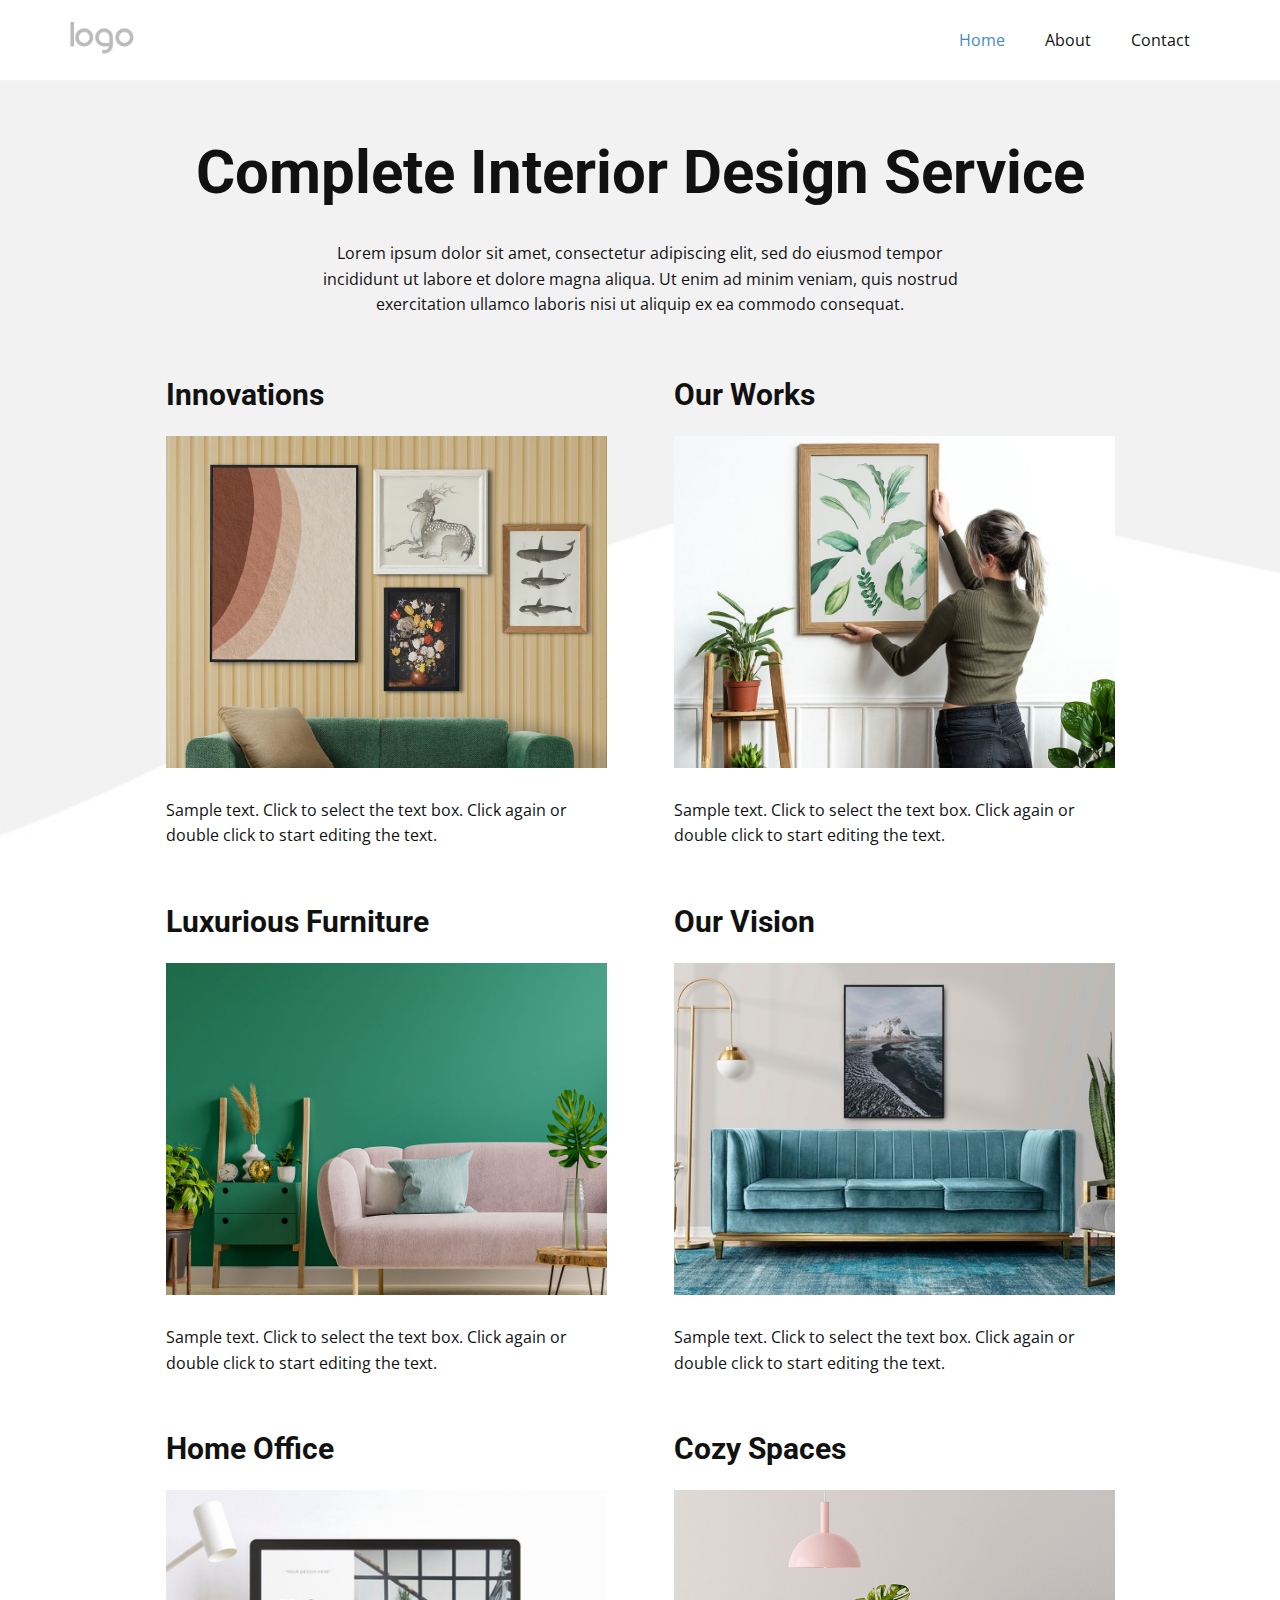
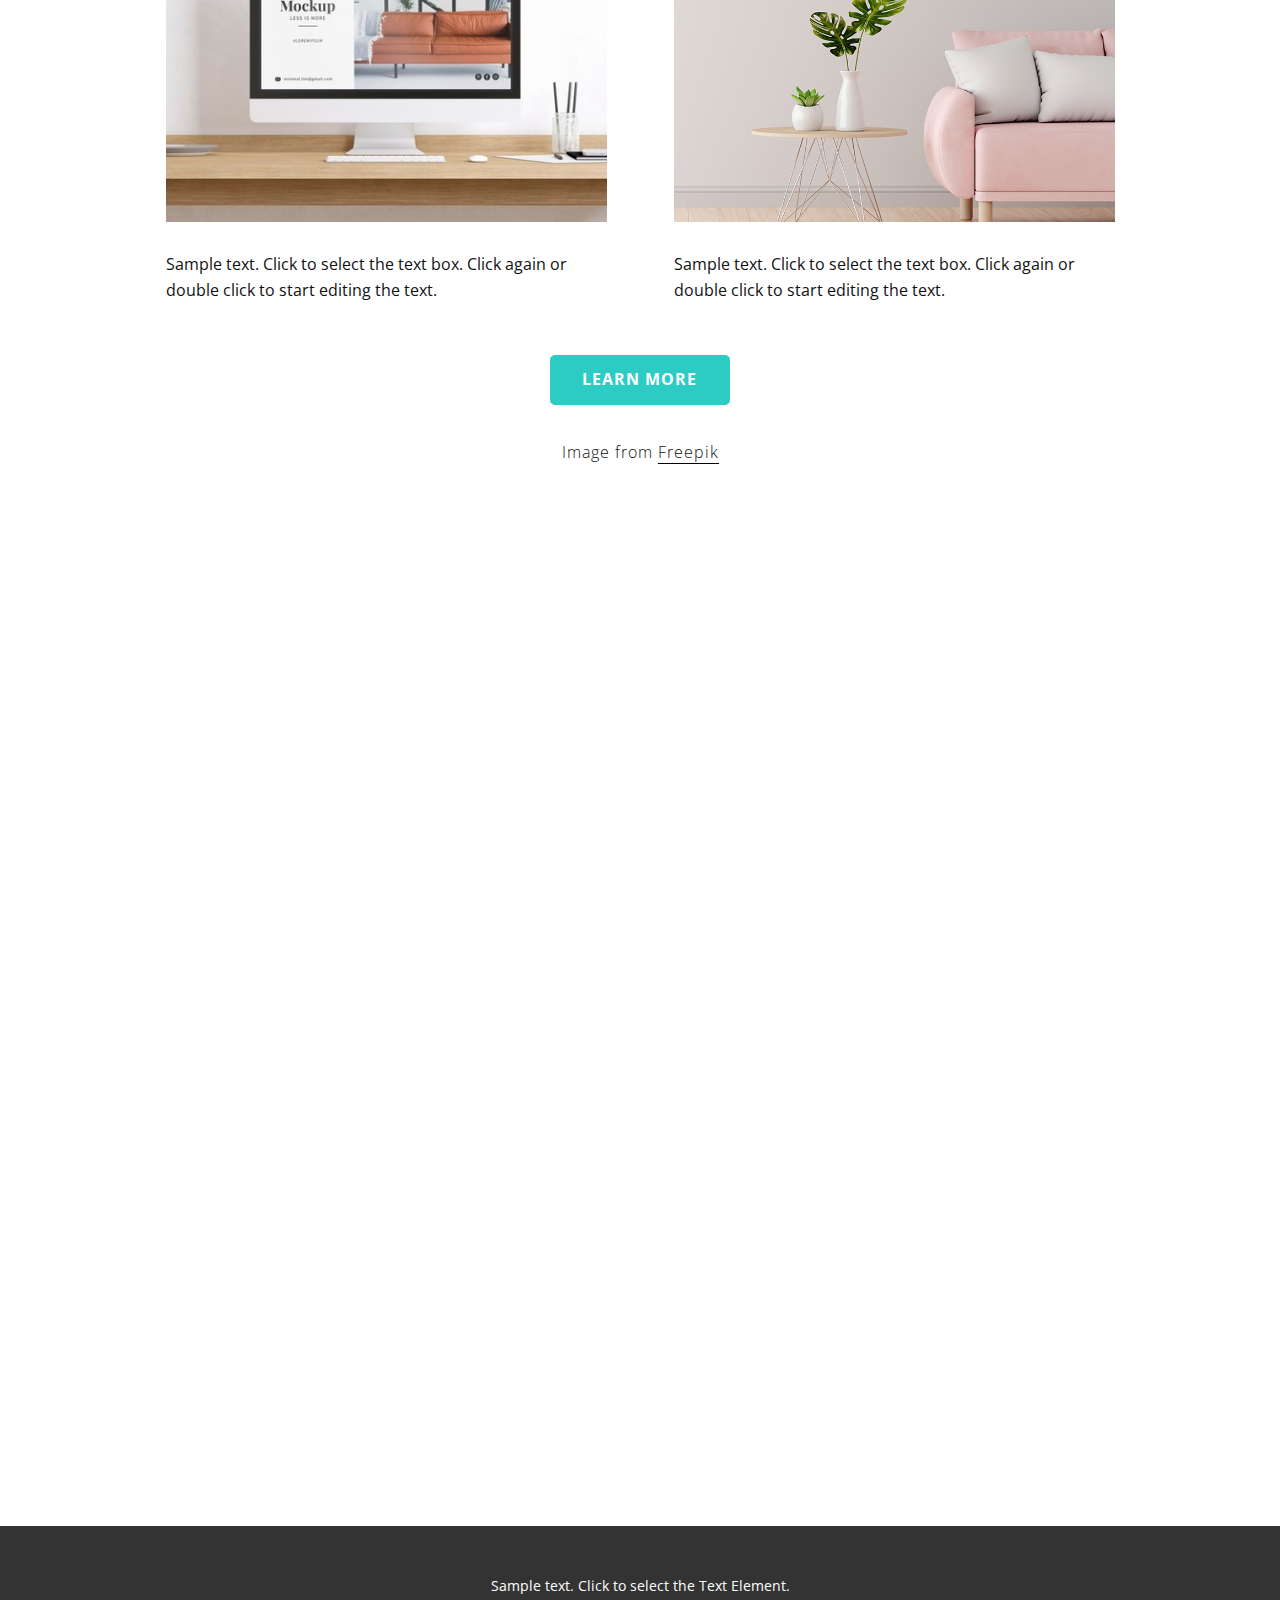
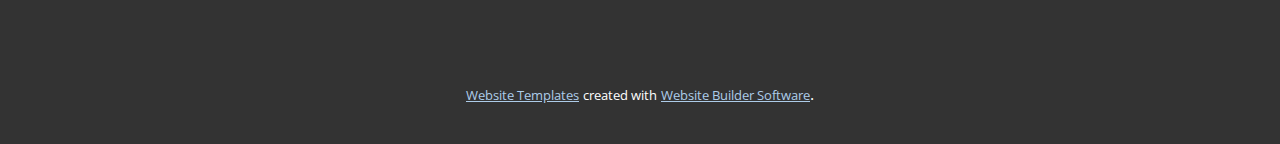
<file: index.html>
<!DOCTYPE html>
<html style="font-size: 16px;" lang="en"><head>
    <meta name="viewport" content="width=device-width, initial-scale=1.0">
    <meta charset="utf-8">
    <meta name="keywords" content="​​Complete Interior Design Service">
    <meta name="description" content="">
    <title>Home</title>
    <link rel="stylesheet" href="nicepage.css" media="screen">
<link rel="stylesheet" href="Home.css" media="screen">
    <script class="u-script" type="text/javascript" src="jquery.js" "="" defer=""></script>
    <script class="u-script" type="text/javascript" src="nicepage.js" "="" defer=""></script>
    <meta name="generator" content="Nicepage 4.16.0, nicepage.com">
    <link id="u-theme-google-font" rel="stylesheet" href="https://fonts.googleapis.com/css?family=Roboto:100,100i,300,300i,400,400i,500,500i,700,700i,900,900i|Open+Sans:300,300i,400,400i,500,500i,600,600i,700,700i,800,800i">
    
    
    
    
    <script type="application/ld+json">{
		"@context": "http://schema.org",
		"@type": "Organization",
		"name": "",
		"logo": "images/default-logo.png"
}</script>
    <meta name="theme-color" content="#478ac9">
    <meta property="og:title" content="Home">
    <meta property="og:type" content="website">
  </head>
  <body data-home-page="Home.html" data-home-page-title="Home" class="u-body u-xl-mode" data-lang="en"><header class="u-clearfix u-header u-header" id="sec-78c8"><div class="u-clearfix u-sheet u-valign-middle u-sheet-1">
        <a href="https://nicepage.com" class="u-image u-logo u-image-1">
          <img src="images/default-logo.png" class="u-logo-image u-logo-image-1">
        </a>
        <nav class="u-menu u-menu-dropdown u-offcanvas u-menu-1">
          <div class="menu-collapse" style="font-size: 1rem; letter-spacing: 0px;">
            <a class="u-button-style u-custom-left-right-menu-spacing u-custom-padding-bottom u-custom-top-bottom-menu-spacing u-nav-link u-text-active-palette-1-base u-text-hover-palette-2-base" href="#">
              <svg class="u-svg-link" viewBox="0 0 24 24"><use xmlns:xlink="http://www.w3.org/1999/xlink" xlink:href="#menu-hamburger"></use></svg>
              <svg class="u-svg-content" version="1.1" id="menu-hamburger" viewBox="0 0 16 16" x="0px" y="0px" xmlns:xlink="http://www.w3.org/1999/xlink" xmlns="http://www.w3.org/2000/svg"><g><rect y="1" width="16" height="2"></rect><rect y="7" width="16" height="2"></rect><rect y="13" width="16" height="2"></rect>
</g></svg>
            </a>
          </div>
          <div class="u-nav-container">
            <ul class="u-nav u-unstyled u-nav-1"><li class="u-nav-item"><a class="u-button-style u-nav-link u-text-active-palette-1-base u-text-hover-palette-2-base" href="Home.html" style="padding: 10px 20px;">Home</a>
</li><li class="u-nav-item"><a class="u-button-style u-nav-link u-text-active-palette-1-base u-text-hover-palette-2-base" href="About.html" style="padding: 10px 20px;">About</a>
</li><li class="u-nav-item"><a class="u-button-style u-nav-link u-text-active-palette-1-base u-text-hover-palette-2-base" href="Contact.html" style="padding: 10px 20px;">Contact</a>
</li></ul>
          </div>
          <div class="u-nav-container-collapse">
            <div class="u-black u-container-style u-inner-container-layout u-opacity u-opacity-95 u-sidenav">
              <div class="u-inner-container-layout u-sidenav-overflow">
                <div class="u-menu-close"></div>
                <ul class="u-align-center u-nav u-popupmenu-items u-unstyled u-nav-2"><li class="u-nav-item"><a class="u-button-style u-nav-link" href="Home.html">Home</a>
</li><li class="u-nav-item"><a class="u-button-style u-nav-link" href="About.html">About</a>
</li><li class="u-nav-item"><a class="u-button-style u-nav-link" href="Contact.html">Contact</a>
</li></ul>
              </div>
            </div>
            <div class="u-black u-menu-overlay u-opacity u-opacity-70"></div>
          </div>
        </nav>
      </div></header>
    <section class="u-align-center u-clearfix u-image u-section-1" id="carousel_7ee3" data-image-width="1980" data-image-height="1714">
      <div class="u-clearfix u-sheet u-valign-middle u-sheet-1">
        <h2 class="u-text u-text-default u-text-1"> Complete Interior Design Service</h2>
        <p class="u-text u-text-2"> Lorem ipsum dolor sit amet, consectetur adipiscing elit, sed do eiusmod tempor incididunt ut labore et dolore magna aliqua. Ut enim ad minim veniam, quis nostrud exercitation ullamco laboris nisi ut aliquip ex ea commodo consequat. </p>
        <div class="u-list u-list-1">
          <div class="u-repeater u-repeater-1">
            <div class="u-align-left u-container-style u-list-item u-repeater-item u-shape-rectangle">
              <div class="u-container-layout u-similar-container u-container-layout-1">
                <h3 class="u-text u-text-default u-text-3">Innovations</h3>
                <img alt="" class="u-expanded-width u-image u-image-default u-image-1" data-image-width="1426" data-image-height="1080" src="images/gffgfgg-min.jpg">
                <p class="u-text u-text-4">Sample text. Click to select the text box. Click again or double click to start editing the text.</p>
              </div>
            </div>
            <div class="u-align-left u-container-style u-list-item u-repeater-item u-shape-rectangle">
              <div class="u-container-layout u-similar-container u-container-layout-2">
                <h3 class="u-text u-text-default u-text-5">Our Works</h3>
                <img alt="" class="u-expanded-width u-image u-image-default u-image-2" data-image-width="1000" data-image-height="1000" src="images/gfggg-min.jpg">
                <p class="u-text u-text-6">Sample text. Click to select the text box. Click again or double click to start editing the text.</p>
              </div>
            </div>
            <div class="u-align-left u-container-style u-list-item u-repeater-item u-shape-rectangle">
              <div class="u-container-layout u-similar-container u-container-layout-3">
                <h3 class="u-text u-text-default u-text-7"> Luxurious Furniture</h3>
                <img alt="" class="u-expanded-width u-image u-image-default u-image-3" data-image-width="1000" data-image-height="1000" src="images/fgg.jpg">
                <p class="u-text u-text-8">Sample text. Click to select the text box. Click again or double click to start editing the text.</p>
              </div>
            </div>
            <div class="u-align-left u-container-style u-list-item u-repeater-item u-shape-rectangle">
              <div class="u-container-layout u-similar-container u-container-layout-4">
                <h3 class="u-text u-text-default u-text-9"> Our Vision</h3>
                <img alt="" class="u-expanded-width u-image u-image-default u-image-4" data-image-width="626" data-image-height="417" src="images/chic-modern-luxury-aesthetics-style-living-room-blue-tone_53876-125839.jpg">
                <p class="u-text u-text-10">Sample text. Click to select the text box. Click again or double click to start editing the text.</p>
              </div>
            </div>
            <div class="u-align-left u-container-style u-list-item u-repeater-item u-shape-rectangle">
              <div class="u-container-layout u-similar-container u-container-layout-5">
                <h3 class="u-text u-text-default u-text-11">Home Office</h3>
                <img alt="" class="u-expanded-width u-image u-image-default u-image-5" data-image-width="626" data-image-height="347" src="images/artist-room-decorated_23-2148834390.jpg">
                <p class="u-text u-text-12">Sample text. Click to select the text box. Click again or double click to start editing the text.</p>
              </div>
            </div>
            <div class="u-align-left u-container-style u-list-item u-repeater-item u-shape-rectangle">
              <div class="u-container-layout u-similar-container u-container-layout-6">
                <h3 class="u-text u-text-default u-text-13"> Cozy Spaces</h3>
                <img alt="" class="u-expanded-width u-image u-image-default u-image-6" data-image-width="800" data-image-height="800" src="images/gfgffg.jpg">
                <p class="u-text u-text-14">Sample text. Click to select the text box. Click again or double click to start editing the text.</p>
              </div>
            </div>
          </div>
        </div>
        <a href="https://nicepage.best" class="u-active-black u-border-2 u-border-active-black u-border-hover-black u-border-palette-4-base u-btn u-btn-round u-button-style u-hover-black u-palette-4-base u-radius-5 u-btn-1">Learn More</a>
        <p class="u-text u-text-15">Image from <a href="https://www.freepik.com/photos/background" class="u-active-none u-border-1 u-border-active-grey-60 u-border-black u-border-hover-grey-60 u-btn u-button-link u-button-style u-hover-none u-none u-text-body-color u-btn-2">Freepik</a>
        </p>
      </div>
    </section>
    <section class="u-clearfix u-section-2" id="sec-d890">
      <div class="u-clearfix u-sheet u-sheet-1"></div>
    </section>
    <section class="u-clearfix u-section-3" id="sec-b368">
      <div class="u-clearfix u-sheet u-sheet-1"></div>
    </section>
    
    
    <footer class="u-align-center u-clearfix u-footer u-grey-80 u-footer" id="sec-0dac"><div class="u-clearfix u-sheet u-sheet-1">
        <p class="u-small-text u-text u-text-variant u-text-1">Sample text. Click to select the Text Element.</p>
      </div></footer>
    <section class="u-backlink u-clearfix u-grey-80">
      <a class="u-link" href="https://nicepage.com/website-templates" target="_blank">
        <span>Website Templates</span>
      </a>
      <p class="u-text">
        <span>created with</span>
      </p>
      <a class="u-link" href="" target="_blank">
        <span>Website Builder Software</span>
      </a>. 
    </section>
  
</body></html>
</file>
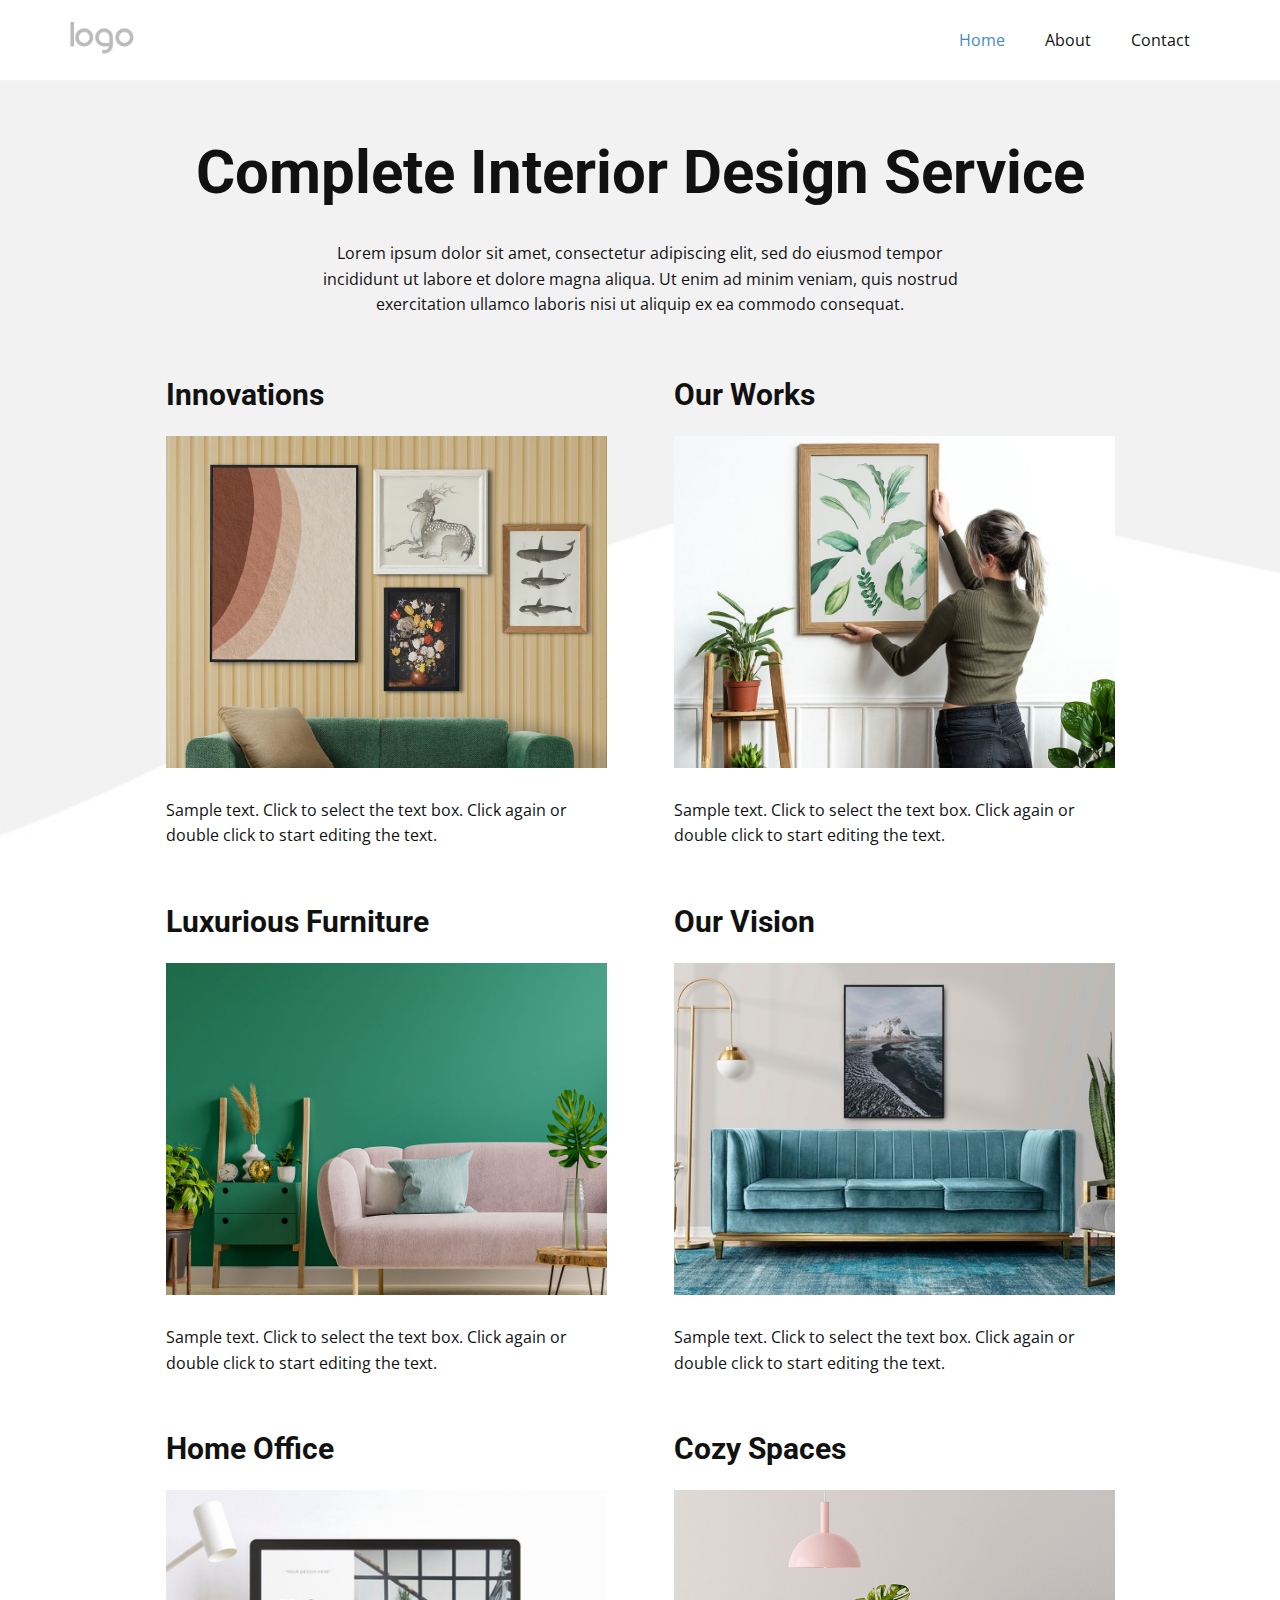
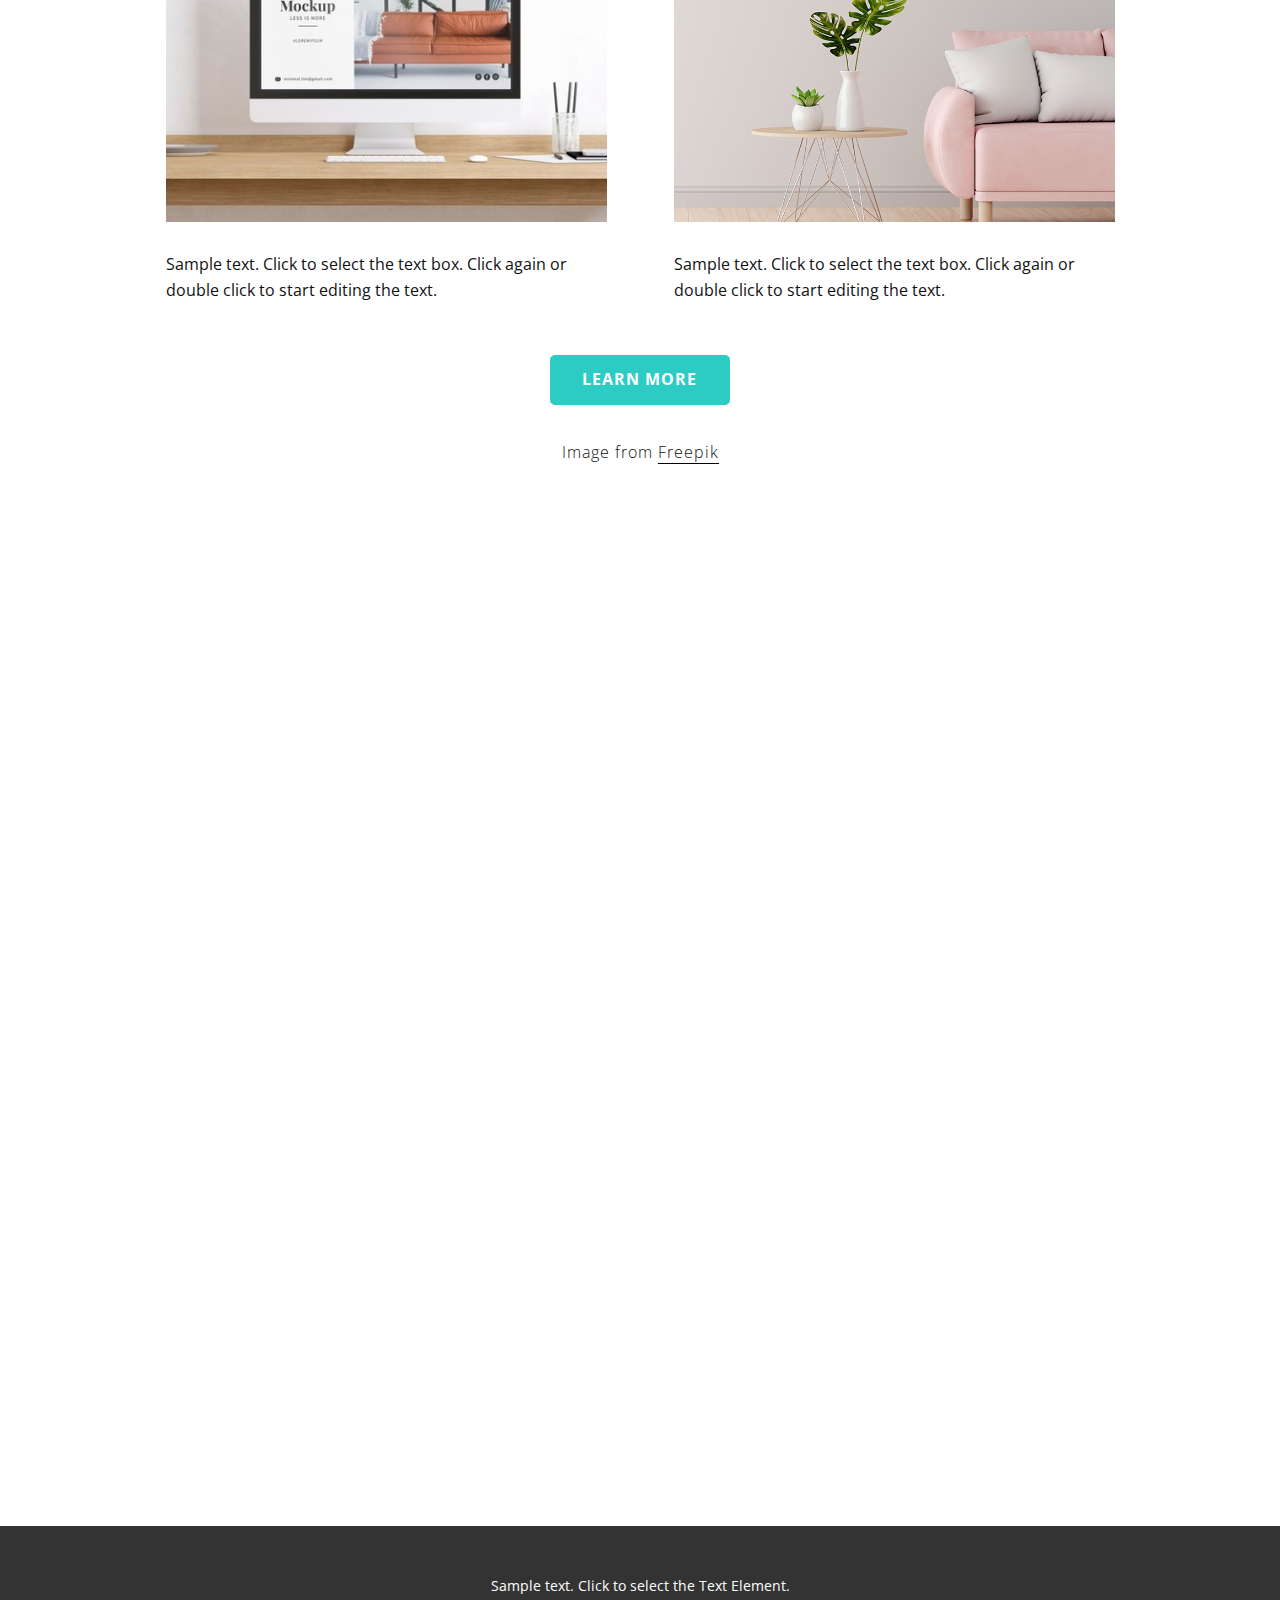
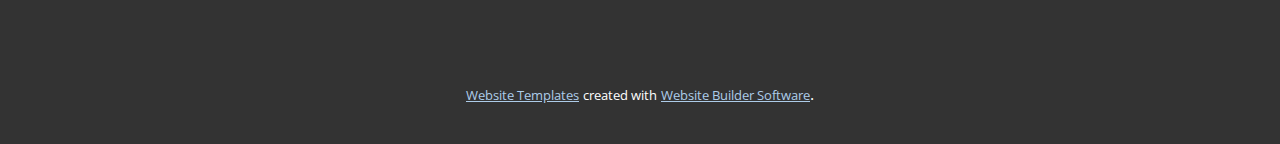
<file: Home.html>
<!DOCTYPE html>
<html style="font-size: 16px;" lang="en"><head>
    <meta name="viewport" content="width=device-width, initial-scale=1.0">
    <meta charset="utf-8">
    <meta name="keywords" content="​​Complete Interior Design Service">
    <meta name="description" content="">
    <title>Home</title>
    <link rel="stylesheet" href="nicepage.css" media="screen">
<link rel="stylesheet" href="Home.css" media="screen">
    <script class="u-script" type="text/javascript" src="jquery.js" "="" defer=""></script>
    <script class="u-script" type="text/javascript" src="nicepage.js" "="" defer=""></script>
    <meta name="generator" content="Nicepage 4.16.0, nicepage.com">
    <link id="u-theme-google-font" rel="stylesheet" href="https://fonts.googleapis.com/css?family=Roboto:100,100i,300,300i,400,400i,500,500i,700,700i,900,900i|Open+Sans:300,300i,400,400i,500,500i,600,600i,700,700i,800,800i">
    
    
    
    
    <script type="application/ld+json">{
		"@context": "http://schema.org",
		"@type": "Organization",
		"name": "",
		"logo": "images/default-logo.png"
}</script>
    <meta name="theme-color" content="#478ac9">
    <meta property="og:title" content="Home">
    <meta property="og:type" content="website">
  </head>
  <body class="u-body u-xl-mode" data-lang="en"><header class="u-clearfix u-header u-header" id="sec-78c8"><div class="u-clearfix u-sheet u-valign-middle u-sheet-1">
        <a href="https://nicepage.com" class="u-image u-logo u-image-1">
          <img src="images/default-logo.png" class="u-logo-image u-logo-image-1">
        </a>
        <nav class="u-menu u-menu-dropdown u-offcanvas u-menu-1">
          <div class="menu-collapse" style="font-size: 1rem; letter-spacing: 0px;">
            <a class="u-button-style u-custom-left-right-menu-spacing u-custom-padding-bottom u-custom-top-bottom-menu-spacing u-nav-link u-text-active-palette-1-base u-text-hover-palette-2-base" href="#">
              <svg class="u-svg-link" viewBox="0 0 24 24"><use xmlns:xlink="http://www.w3.org/1999/xlink" xlink:href="#menu-hamburger"></use></svg>
              <svg class="u-svg-content" version="1.1" id="menu-hamburger" viewBox="0 0 16 16" x="0px" y="0px" xmlns:xlink="http://www.w3.org/1999/xlink" xmlns="http://www.w3.org/2000/svg"><g><rect y="1" width="16" height="2"></rect><rect y="7" width="16" height="2"></rect><rect y="13" width="16" height="2"></rect>
</g></svg>
            </a>
          </div>
          <div class="u-nav-container">
            <ul class="u-nav u-unstyled u-nav-1"><li class="u-nav-item"><a class="u-button-style u-nav-link u-text-active-palette-1-base u-text-hover-palette-2-base" href="Home.html" style="padding: 10px 20px;">Home</a>
</li><li class="u-nav-item"><a class="u-button-style u-nav-link u-text-active-palette-1-base u-text-hover-palette-2-base" href="About.html" style="padding: 10px 20px;">About</a>
</li><li class="u-nav-item"><a class="u-button-style u-nav-link u-text-active-palette-1-base u-text-hover-palette-2-base" href="Contact.html" style="padding: 10px 20px;">Contact</a>
</li></ul>
          </div>
          <div class="u-nav-container-collapse">
            <div class="u-black u-container-style u-inner-container-layout u-opacity u-opacity-95 u-sidenav">
              <div class="u-inner-container-layout u-sidenav-overflow">
                <div class="u-menu-close"></div>
                <ul class="u-align-center u-nav u-popupmenu-items u-unstyled u-nav-2"><li class="u-nav-item"><a class="u-button-style u-nav-link" href="Home.html">Home</a>
</li><li class="u-nav-item"><a class="u-button-style u-nav-link" href="About.html">About</a>
</li><li class="u-nav-item"><a class="u-button-style u-nav-link" href="Contact.html">Contact</a>
</li></ul>
              </div>
            </div>
            <div class="u-black u-menu-overlay u-opacity u-opacity-70"></div>
          </div>
        </nav>
      </div></header>
    <section class="u-align-center u-clearfix u-image u-section-1" id="carousel_7ee3" data-image-width="1980" data-image-height="1714">
      <div class="u-clearfix u-sheet u-valign-middle u-sheet-1">
        <h2 class="u-text u-text-default u-text-1"> Complete Interior Design Service</h2>
        <p class="u-text u-text-2"> Lorem ipsum dolor sit amet, consectetur adipiscing elit, sed do eiusmod tempor incididunt ut labore et dolore magna aliqua. Ut enim ad minim veniam, quis nostrud exercitation ullamco laboris nisi ut aliquip ex ea commodo consequat. </p>
        <div class="u-list u-list-1">
          <div class="u-repeater u-repeater-1">
            <div class="u-align-left u-container-style u-list-item u-repeater-item u-shape-rectangle">
              <div class="u-container-layout u-similar-container u-container-layout-1">
                <h3 class="u-text u-text-default u-text-3">Innovations</h3>
                <img alt="" class="u-expanded-width u-image u-image-default u-image-1" data-image-width="1426" data-image-height="1080" src="images/gffgfgg-min.jpg">
                <p class="u-text u-text-4">Sample text. Click to select the text box. Click again or double click to start editing the text.</p>
              </div>
            </div>
            <div class="u-align-left u-container-style u-list-item u-repeater-item u-shape-rectangle">
              <div class="u-container-layout u-similar-container u-container-layout-2">
                <h3 class="u-text u-text-default u-text-5">Our Works</h3>
                <img alt="" class="u-expanded-width u-image u-image-default u-image-2" data-image-width="1000" data-image-height="1000" src="images/gfggg-min.jpg">
                <p class="u-text u-text-6">Sample text. Click to select the text box. Click again or double click to start editing the text.</p>
              </div>
            </div>
            <div class="u-align-left u-container-style u-list-item u-repeater-item u-shape-rectangle">
              <div class="u-container-layout u-similar-container u-container-layout-3">
                <h3 class="u-text u-text-default u-text-7"> Luxurious Furniture</h3>
                <img alt="" class="u-expanded-width u-image u-image-default u-image-3" data-image-width="1000" data-image-height="1000" src="images/fgg.jpg">
                <p class="u-text u-text-8">Sample text. Click to select the text box. Click again or double click to start editing the text.</p>
              </div>
            </div>
            <div class="u-align-left u-container-style u-list-item u-repeater-item u-shape-rectangle">
              <div class="u-container-layout u-similar-container u-container-layout-4">
                <h3 class="u-text u-text-default u-text-9"> Our Vision</h3>
                <img alt="" class="u-expanded-width u-image u-image-default u-image-4" data-image-width="626" data-image-height="417" src="images/chic-modern-luxury-aesthetics-style-living-room-blue-tone_53876-125839.jpg">
                <p class="u-text u-text-10">Sample text. Click to select the text box. Click again or double click to start editing the text.</p>
              </div>
            </div>
            <div class="u-align-left u-container-style u-list-item u-repeater-item u-shape-rectangle">
              <div class="u-container-layout u-similar-container u-container-layout-5">
                <h3 class="u-text u-text-default u-text-11">Home Office</h3>
                <img alt="" class="u-expanded-width u-image u-image-default u-image-5" data-image-width="626" data-image-height="347" src="images/artist-room-decorated_23-2148834390.jpg">
                <p class="u-text u-text-12">Sample text. Click to select the text box. Click again or double click to start editing the text.</p>
              </div>
            </div>
            <div class="u-align-left u-container-style u-list-item u-repeater-item u-shape-rectangle">
              <div class="u-container-layout u-similar-container u-container-layout-6">
                <h3 class="u-text u-text-default u-text-13"> Cozy Spaces</h3>
                <img alt="" class="u-expanded-width u-image u-image-default u-image-6" data-image-width="800" data-image-height="800" src="images/gfgffg.jpg">
                <p class="u-text u-text-14">Sample text. Click to select the text box. Click again or double click to start editing the text.</p>
              </div>
            </div>
          </div>
        </div>
        <a href="https://nicepage.best" class="u-active-black u-border-2 u-border-active-black u-border-hover-black u-border-palette-4-base u-btn u-btn-round u-button-style u-hover-black u-palette-4-base u-radius-5 u-btn-1">Learn More</a>
        <p class="u-text u-text-15">Image from <a href="https://www.freepik.com/photos/background" class="u-active-none u-border-1 u-border-active-grey-60 u-border-black u-border-hover-grey-60 u-btn u-button-link u-button-style u-hover-none u-none u-text-body-color u-btn-2">Freepik</a>
        </p>
      </div>
    </section>
    <section class="u-clearfix u-section-2" id="sec-d890">
      <div class="u-clearfix u-sheet u-sheet-1"></div>
    </section>
    <section class="u-clearfix u-section-3" id="sec-b368">
      <div class="u-clearfix u-sheet u-sheet-1"></div>
    </section>
    
    
    <footer class="u-align-center u-clearfix u-footer u-grey-80 u-footer" id="sec-0dac"><div class="u-clearfix u-sheet u-sheet-1">
        <p class="u-small-text u-text u-text-variant u-text-1">Sample text. Click to select the Text Element.</p>
      </div></footer>
    <section class="u-backlink u-clearfix u-grey-80">
      <a class="u-link" href="https://nicepage.com/website-templates" target="_blank">
        <span>Website Templates</span>
      </a>
      <p class="u-text">
        <span>created with</span>
      </p>
      <a class="u-link" href="" target="_blank">
        <span>Website Builder Software</span>
      </a>. 
    </section>
  
</body></html>
</file>
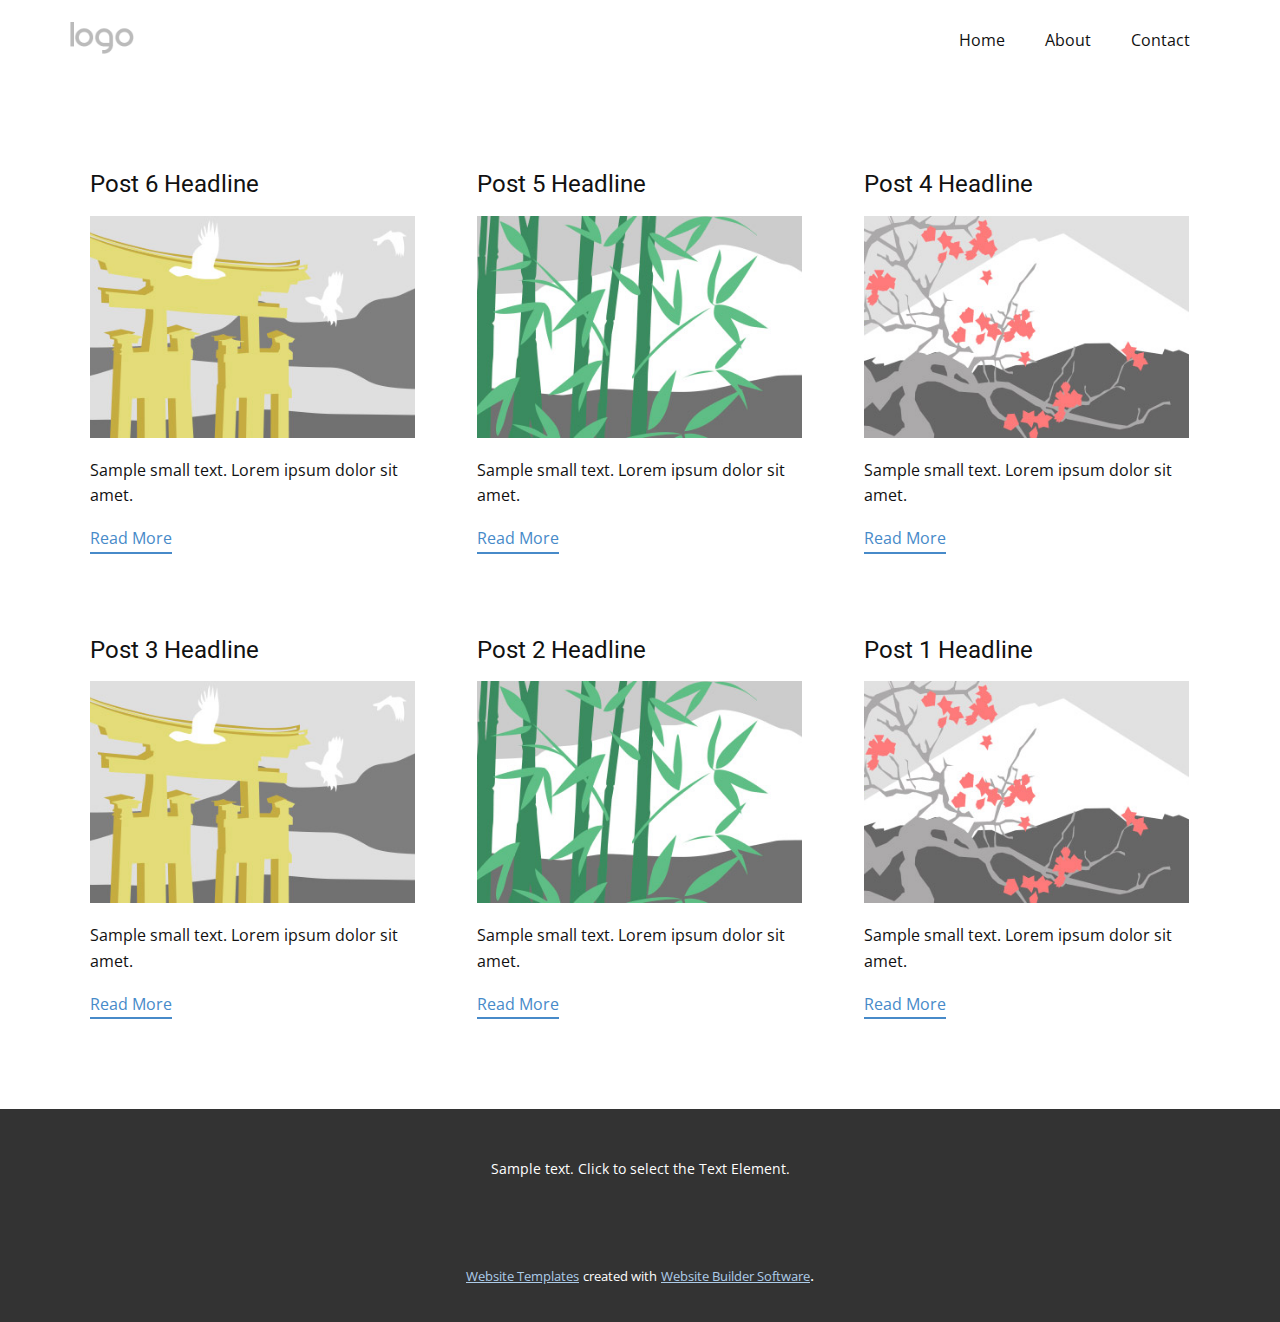
<file: blog/blog.html>
<html style="font-size: 16px;" lang="en"><head>
    <meta name="viewport" content="width=device-width, initial-scale=1.0">
    <meta charset="utf-8">
    <meta name="keywords" content="">
    <meta name="description" content="">
    <title>Blog Template</title>
    <link rel="stylesheet" href="../nicepage.css" media="screen">
<link rel="stylesheet" href="../Blog-Template.css" media="screen">
    <script class="u-script" type="text/javascript" src="../jquery.js" "="" defer=""></script>
    <script class="u-script" type="text/javascript" src="../nicepage.js" "="" defer=""></script>
    <meta name="generator" content="Nicepage 4.16.0, nicepage.com">
    <link id="u-theme-google-font" rel="stylesheet" href="https://fonts.googleapis.com/css?family=Roboto:100,100i,300,300i,400,400i,500,500i,700,700i,900,900i|Open+Sans:300,300i,400,400i,500,500i,600,600i,700,700i,800,800i">
    
    
    <script type="application/ld+json">{
		"@context": "http://schema.org",
		"@type": "Organization",
		"name": "",
		"logo": "images/default-logo.png"
}</script>
    <meta name="theme-color" content="#478ac9">
  </head>
  <body class="u-body u-xl-mode" data-lang="en"><header class="u-clearfix u-header u-header" id="sec-78c8"><div class="u-clearfix u-sheet u-valign-middle u-sheet-1">
        <a href="https://nicepage.com" class="u-image u-logo u-image-1">
          <img src="../images/default-logo.png" class="u-logo-image u-logo-image-1">
        </a>
        <nav class="u-menu u-menu-dropdown u-offcanvas u-menu-1">
          <div class="menu-collapse" style="font-size: 1rem; letter-spacing: 0px;">
            <a class="u-button-style u-custom-left-right-menu-spacing u-custom-padding-bottom u-custom-top-bottom-menu-spacing u-nav-link u-text-active-palette-1-base u-text-hover-palette-2-base" href="#">
              <svg class="u-svg-link" viewBox="0 0 24 24"><use xmlns:xlink="http://www.w3.org/1999/xlink" xlink:href="#menu-hamburger"></use></svg>
              <svg class="u-svg-content" version="1.1" id="menu-hamburger" viewBox="0 0 16 16" x="0px" y="0px" xmlns:xlink="http://www.w3.org/1999/xlink" xmlns="http://www.w3.org/2000/svg"><g><rect y="1" width="16" height="2"></rect><rect y="7" width="16" height="2"></rect><rect y="13" width="16" height="2"></rect>
</g></svg>
            </a>
          </div>
          <div class="u-nav-container">
            <ul class="u-nav u-unstyled u-nav-1"><li class="u-nav-item"><a class="u-button-style u-nav-link u-text-active-palette-1-base u-text-hover-palette-2-base" href="../Home.html" style="padding: 10px 20px;">Home</a>
</li><li class="u-nav-item"><a class="u-button-style u-nav-link u-text-active-palette-1-base u-text-hover-palette-2-base" href="../About.html" style="padding: 10px 20px;">About</a>
</li><li class="u-nav-item"><a class="u-button-style u-nav-link u-text-active-palette-1-base u-text-hover-palette-2-base" href="../Contact.html" style="padding: 10px 20px;">Contact</a>
</li></ul>
          </div>
          <div class="u-nav-container-collapse">
            <div class="u-black u-container-style u-inner-container-layout u-opacity u-opacity-95 u-sidenav">
              <div class="u-inner-container-layout u-sidenav-overflow">
                <div class="u-menu-close"></div>
                <ul class="u-align-center u-nav u-popupmenu-items u-unstyled u-nav-2"><li class="u-nav-item"><a class="u-button-style u-nav-link" href="../Home.html">Home</a>
</li><li class="u-nav-item"><a class="u-button-style u-nav-link" href="../About.html">About</a>
</li><li class="u-nav-item"><a class="u-button-style u-nav-link" href="../Contact.html">Contact</a>
</li></ul>
              </div>
            </div>
            <div class="u-black u-menu-overlay u-opacity u-opacity-70"></div>
          </div>
        </nav>
      </div></header>
    <section class="u-clearfix u-section-1" id="sec-587f">
      <div class="u-clearfix u-sheet u-valign-middle u-sheet-1"><!--blog--><!--blog_options_json--><!--{"type":"Recent","source":"","tags":"","count":""}--><!--/blog_options_json-->
        <div class="u-blog u-expanded-width u-repeater u-repeater-1"><!--blog_post-->
          <div class="u-blog-post u-container-style u-repeater-item u-white u-repeater-item-1">
            <div class="u-container-layout u-similar-container u-valign-top u-container-layout-1"><!--blog_post_header-->
              <h4 class="u-blog-control u-text u-text-1">
                <a class="u-post-header-link" href="../blog/post-5.html">Post 6 Headline</a>
              </h4><!--/blog_post_header--><!--blog_post_image-->
              <a class="u-post-header-link" href="../blog/post-5.html"><img alt="" class="u-blog-control u-expanded-width u-image u-image-default u-image-1" src="../images/8ad73f3c.jpeg"></a><!--/blog_post_image--><!--blog_post_content-->
              <div class="u-blog-control u-post-content u-text u-text-2 fr-view">Sample small text. Lorem ipsum dolor sit amet.</div><!--/blog_post_content--><!--blog_post_readmore-->
              <a href="../blog/post-5.html" class="u-blog-control u-border-2 u-border-palette-1-base u-btn u-btn-rectangle u-button-style u-none u-btn-1"><!--blog_post_readmore_content--><!--options_json--><!--{"content":"","defaultValue":"Read More"}--><!--/options_json-->Read More<!--/blog_post_readmore_content--></a><!--/blog_post_readmore-->
            </div>
          </div><div class="u-blog-post u-container-style u-repeater-item u-video-cover u-white">
            <div class="u-container-layout u-similar-container u-valign-top u-container-layout-2"><!--blog_post_header-->
              <h4 class="u-blog-control u-text u-text-3">
                <a class="u-post-header-link" href="../blog/post-4.html">Post 5 Headline</a>
              </h4><!--/blog_post_header--><!--blog_post_image-->
              <a class="u-post-header-link" href="../blog/post-4.html"><img alt="" class="u-blog-control u-expanded-width u-image u-image-default u-image-2" src="../images/68f64b9d.jpeg"></a><!--/blog_post_image--><!--blog_post_content-->
              <div class="u-blog-control u-post-content u-text u-text-4 fr-view">Sample small text. Lorem ipsum dolor sit amet.</div><!--/blog_post_content--><!--blog_post_readmore-->
              <a href="../blog/post-4.html" class="u-blog-control u-border-2 u-border-palette-1-base u-btn u-btn-rectangle u-button-style u-none u-btn-2"><!--blog_post_readmore_content--><!--options_json--><!--{"content":"","defaultValue":"Read More"}--><!--/options_json-->Read More<!--/blog_post_readmore_content--></a><!--/blog_post_readmore-->
            </div>
          </div><div class="u-blog-post u-container-style u-repeater-item u-video-cover u-white">
            <div class="u-container-layout u-similar-container u-valign-top u-container-layout-3"><!--blog_post_header-->
              <h4 class="u-blog-control u-text u-text-5">
                <a class="u-post-header-link" href="../blog/post-3.html">Post 4 Headline</a>
              </h4><!--/blog_post_header--><!--blog_post_image-->
              <a class="u-post-header-link" href="../blog/post-3.html"><img alt="" class="u-blog-control u-expanded-width u-image u-image-default u-image-3" src="../images/0fd3416c.jpeg"></a><!--/blog_post_image--><!--blog_post_content-->
              <div class="u-blog-control u-post-content u-text u-text-6 fr-view">Sample small text. Lorem ipsum dolor sit amet.</div><!--/blog_post_content--><!--blog_post_readmore-->
              <a href="../blog/post-3.html" class="u-blog-control u-border-2 u-border-palette-1-base u-btn u-btn-rectangle u-button-style u-none u-btn-3"><!--blog_post_readmore_content--><!--options_json--><!--{"content":"","defaultValue":"Read More"}--><!--/options_json-->Read More<!--/blog_post_readmore_content--></a><!--/blog_post_readmore-->
            </div>
          </div><div class="u-blog-post u-container-style u-repeater-item u-white u-repeater-item-1">
            <div class="u-container-layout u-similar-container u-valign-top u-container-layout-1"><!--blog_post_header-->
              <h4 class="u-blog-control u-text u-text-1">
                <a class="u-post-header-link" href="../blog/post-2.html">Post 3 Headline</a>
              </h4><!--/blog_post_header--><!--blog_post_image-->
              <a class="u-post-header-link" href="../blog/post-2.html"><img alt="" class="u-blog-control u-expanded-width u-image u-image-default u-image-1" src="../images/8ad73f3c.jpeg"></a><!--/blog_post_image--><!--blog_post_content-->
              <div class="u-blog-control u-post-content u-text u-text-2 fr-view">Sample small text. Lorem ipsum dolor sit amet.</div><!--/blog_post_content--><!--blog_post_readmore-->
              <a href="../blog/post-2.html" class="u-blog-control u-border-2 u-border-palette-1-base u-btn u-btn-rectangle u-button-style u-none u-btn-1"><!--blog_post_readmore_content--><!--options_json--><!--{"content":"","defaultValue":"Read More"}--><!--/options_json-->Read More<!--/blog_post_readmore_content--></a><!--/blog_post_readmore-->
            </div>
          </div><div class="u-blog-post u-container-style u-repeater-item u-video-cover u-white">
            <div class="u-container-layout u-similar-container u-valign-top u-container-layout-2"><!--blog_post_header-->
              <h4 class="u-blog-control u-text u-text-3">
                <a class="u-post-header-link" href="../blog/post-1.html">Post 2 Headline</a>
              </h4><!--/blog_post_header--><!--blog_post_image-->
              <a class="u-post-header-link" href="../blog/post-1.html"><img alt="" class="u-blog-control u-expanded-width u-image u-image-default u-image-2" src="../images/68f64b9d.jpeg"></a><!--/blog_post_image--><!--blog_post_content-->
              <div class="u-blog-control u-post-content u-text u-text-4 fr-view">Sample small text. Lorem ipsum dolor sit amet.</div><!--/blog_post_content--><!--blog_post_readmore-->
              <a href="../blog/post-1.html" class="u-blog-control u-border-2 u-border-palette-1-base u-btn u-btn-rectangle u-button-style u-none u-btn-2"><!--blog_post_readmore_content--><!--options_json--><!--{"content":"","defaultValue":"Read More"}--><!--/options_json-->Read More<!--/blog_post_readmore_content--></a><!--/blog_post_readmore-->
            </div>
          </div><div class="u-blog-post u-container-style u-repeater-item u-video-cover u-white">
            <div class="u-container-layout u-similar-container u-valign-top u-container-layout-3"><!--blog_post_header-->
              <h4 class="u-blog-control u-text u-text-5">
                <a class="u-post-header-link" href="../blog/post.html">Post 1 Headline</a>
              </h4><!--/blog_post_header--><!--blog_post_image-->
              <a class="u-post-header-link" href="../blog/post.html"><img alt="" class="u-blog-control u-expanded-width u-image u-image-default u-image-3" src="../images/0fd3416c.jpeg"></a><!--/blog_post_image--><!--blog_post_content-->
              <div class="u-blog-control u-post-content u-text u-text-6 fr-view">Sample small text. Lorem ipsum dolor sit amet.</div><!--/blog_post_content--><!--blog_post_readmore-->
              <a href="../blog/post.html" class="u-blog-control u-border-2 u-border-palette-1-base u-btn u-btn-rectangle u-button-style u-none u-btn-3"><!--blog_post_readmore_content--><!--options_json--><!--{"content":"","defaultValue":"Read More"}--><!--/options_json-->Read More<!--/blog_post_readmore_content--></a><!--/blog_post_readmore-->
            </div>
          </div><!--/blog_post--><!--blog_post-->
          <!--/blog_post--><!--blog_post-->
          <!--/blog_post-->
        </div><!--/blog-->
      </div>
    </section>
    
    
    <footer class="u-align-center u-clearfix u-footer u-grey-80 u-footer" id="sec-0dac"><div class="u-clearfix u-sheet u-sheet-1">
        <p class="u-small-text u-text u-text-variant u-text-1">Sample text. Click to select the Text Element.</p>
      </div></footer>
    <section class="u-backlink u-clearfix u-grey-80">
      <a class="u-link" href="https://nicepage.com/website-templates" target="_blank">
        <span>Website Templates</span>
      </a>
      <p class="u-text">
        <span>created with</span>
      </p>
      <a class="u-link" href="" target="_blank">
        <span>Website Builder Software</span>
      </a>. 
    </section>
  
</body></html>
</file>
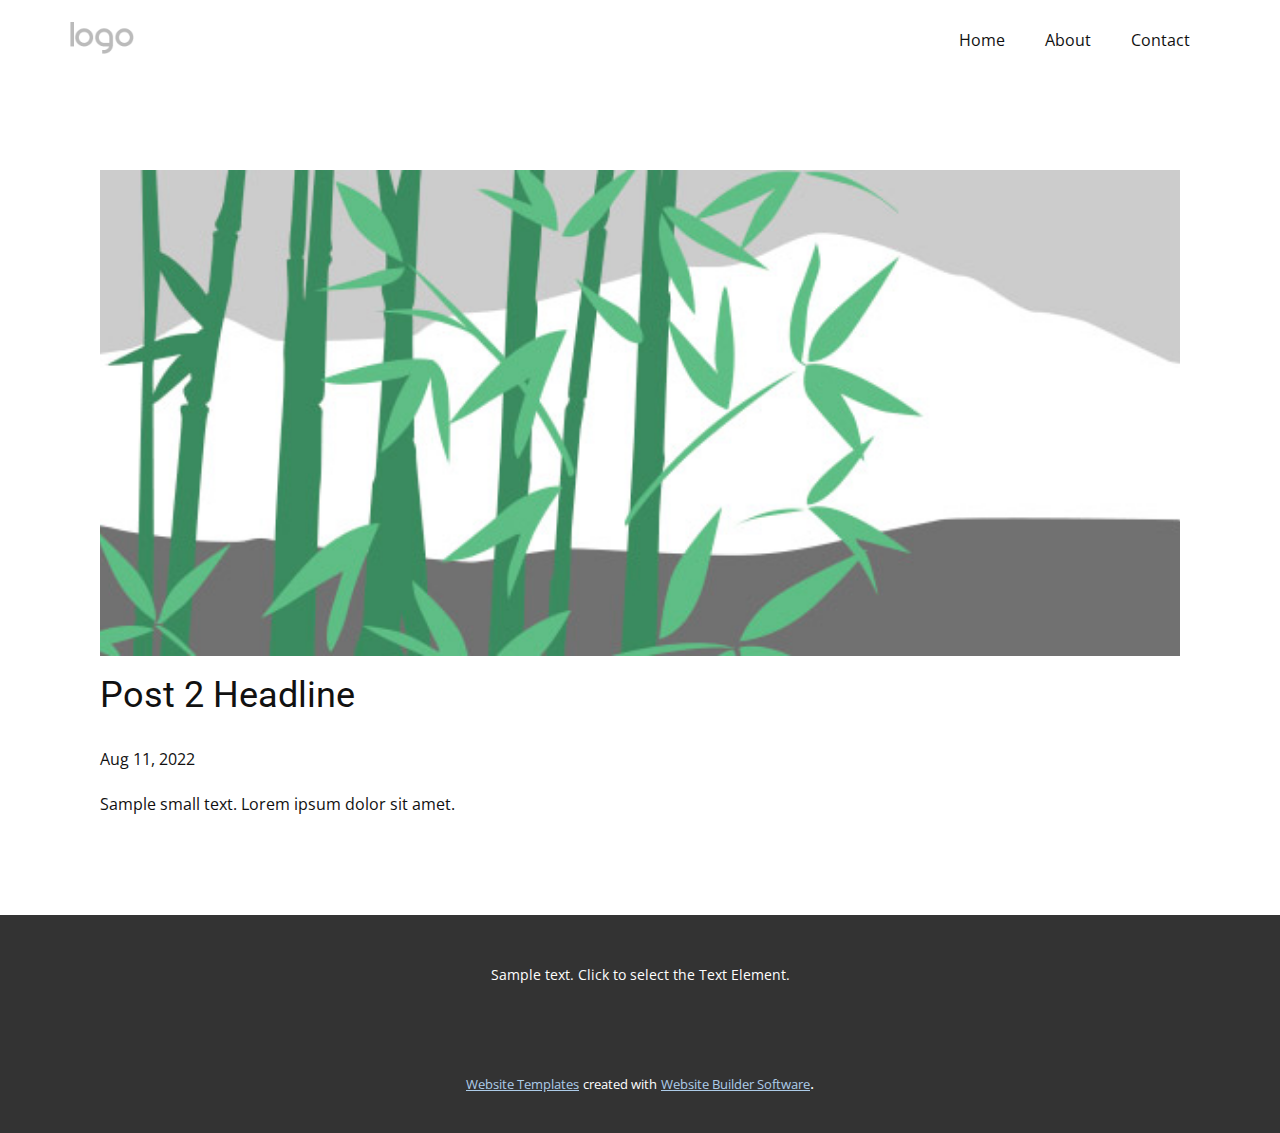
<file: blog/post-1.html>
<!doctype html>
<html style="font-size: 16px;" lang="en"><head>
    <meta name="viewport" content="width=device-width, initial-scale=1.0">
    <meta charset="utf-8">
    <meta name="keywords" content="Post 1 Headline">
    <meta name="description" content="">
    <title>Post 2 Headline</title>
    <link rel="stylesheet" href="../nicepage.css" media="screen">
<link rel="stylesheet" href="../Post-Template.css" media="screen">
    <script class="u-script" type="text/javascript" src="../jquery.js" "="" defer=""></script>
    <script class="u-script" type="text/javascript" src="../nicepage.js" "="" defer=""></script>
    <meta name="generator" content="Nicepage 4.16.0, nicepage.com">
    <link id="u-theme-google-font" rel="stylesheet" href="https://fonts.googleapis.com/css?family=Roboto:100,100i,300,300i,400,400i,500,500i,700,700i,900,900i|Open+Sans:300,300i,400,400i,500,500i,600,600i,700,700i,800,800i">
    
    
    <script type="application/ld+json">{
		"@context": "http://schema.org",
		"@type": "Organization",
		"name": "",
		"logo": "images/default-logo.png"
}</script>
    <meta name="theme-color" content="#478ac9">
  </head>
  <body class="u-body u-xl-mode" data-lang="en"><header class="u-clearfix u-header u-header" id="sec-78c8"><div class="u-clearfix u-sheet u-valign-middle u-sheet-1">
        <a href="https://nicepage.com" class="u-image u-logo u-image-1">
          <img src="../images/default-logo.png" class="u-logo-image u-logo-image-1">
        </a>
        <nav class="u-menu u-menu-dropdown u-offcanvas u-menu-1">
          <div class="menu-collapse" style="font-size: 1rem; letter-spacing: 0px;">
            <a class="u-button-style u-custom-left-right-menu-spacing u-custom-padding-bottom u-custom-top-bottom-menu-spacing u-nav-link u-text-active-palette-1-base u-text-hover-palette-2-base" href="#">
              <svg class="u-svg-link" viewBox="0 0 24 24"><use xmlns:xlink="http://www.w3.org/1999/xlink" xlink:href="#menu-hamburger"></use></svg>
              <svg class="u-svg-content" version="1.1" id="menu-hamburger" viewBox="0 0 16 16" x="0px" y="0px" xmlns:xlink="http://www.w3.org/1999/xlink" xmlns="http://www.w3.org/2000/svg"><g><rect y="1" width="16" height="2"></rect><rect y="7" width="16" height="2"></rect><rect y="13" width="16" height="2"></rect>
</g></svg>
            </a>
          </div>
          <div class="u-nav-container">
            <ul class="u-nav u-unstyled u-nav-1"><li class="u-nav-item"><a class="u-button-style u-nav-link u-text-active-palette-1-base u-text-hover-palette-2-base" href="../Home.html" style="padding: 10px 20px;">Home</a>
</li><li class="u-nav-item"><a class="u-button-style u-nav-link u-text-active-palette-1-base u-text-hover-palette-2-base" href="../About.html" style="padding: 10px 20px;">About</a>
</li><li class="u-nav-item"><a class="u-button-style u-nav-link u-text-active-palette-1-base u-text-hover-palette-2-base" href="../Contact.html" style="padding: 10px 20px;">Contact</a>
</li></ul>
          </div>
          <div class="u-nav-container-collapse">
            <div class="u-black u-container-style u-inner-container-layout u-opacity u-opacity-95 u-sidenav">
              <div class="u-inner-container-layout u-sidenav-overflow">
                <div class="u-menu-close"></div>
                <ul class="u-align-center u-nav u-popupmenu-items u-unstyled u-nav-2"><li class="u-nav-item"><a class="u-button-style u-nav-link" href="../Home.html">Home</a>
</li><li class="u-nav-item"><a class="u-button-style u-nav-link" href="../About.html">About</a>
</li><li class="u-nav-item"><a class="u-button-style u-nav-link" href="../Contact.html">Contact</a>
</li></ul>
              </div>
            </div>
            <div class="u-black u-menu-overlay u-opacity u-opacity-70"></div>
          </div>
        </nav>
      </div></header>
    <section class="u-align-center u-clearfix u-section-1" id="sec-cbaf">
      <div class="u-clearfix u-sheet u-valign-middle-md u-valign-middle-sm u-valign-middle-xs u-sheet-1"><!--post_details--><!--post_details_options_json--><!--{"source":""}--><!--/post_details_options_json--><!--blog_post-->
        <div class="u-container-style u-expanded-width u-post-details u-post-details-1">
          <div class="u-container-layout u-valign-middle u-container-layout-1"><!--blog_post_image-->
            <img alt="" class="u-blog-control u-expanded-width u-image u-image-default u-image-1" src="../images/68f64b9d.jpeg"><!--/blog_post_image--><!--blog_post_header-->
            <h2 class="u-blog-control u-text u-text-1">Post 2 Headline</h2><!--/blog_post_header--><!--blog_post_metadata-->
            <div class="u-blog-control u-metadata u-metadata-1"><!--blog_post_metadata_date-->
              <span class="u-meta-date u-meta-icon">Aug 11, 2022</span><!--/blog_post_metadata_date--><!--blog_post_metadata_category-->
              <!--/blog_post_metadata_category--><!--blog_post_metadata_comments-->
              <!--/blog_post_metadata_comments-->
            </div><!--/blog_post_metadata--><!--blog_post_content-->
            <div class="u-align-justify u-blog-control u-post-content u-text u-text-2 fr-view">
  Sample small text. Lorem ipsum dolor sit amet.
  </div><!--/blog_post_content-->
          </div>
        </div><!--/blog_post--><!--/post_details-->
      </div>
    </section>
    
    
    <footer class="u-align-center u-clearfix u-footer u-grey-80 u-footer" id="sec-0dac"><div class="u-clearfix u-sheet u-sheet-1">
        <p class="u-small-text u-text u-text-variant u-text-1">Sample text. Click to select the Text Element.</p>
      </div></footer>
    <section class="u-backlink u-clearfix u-grey-80">
      <a class="u-link" href="https://nicepage.com/website-templates" target="_blank">
        <span>Website Templates</span>
      </a>
      <p class="u-text">
        <span>created with</span>
      </p>
      <a class="u-link" href="" target="_blank">
        <span>Website Builder Software</span>
      </a>. 
    </section>
  
</body></html>
</file>
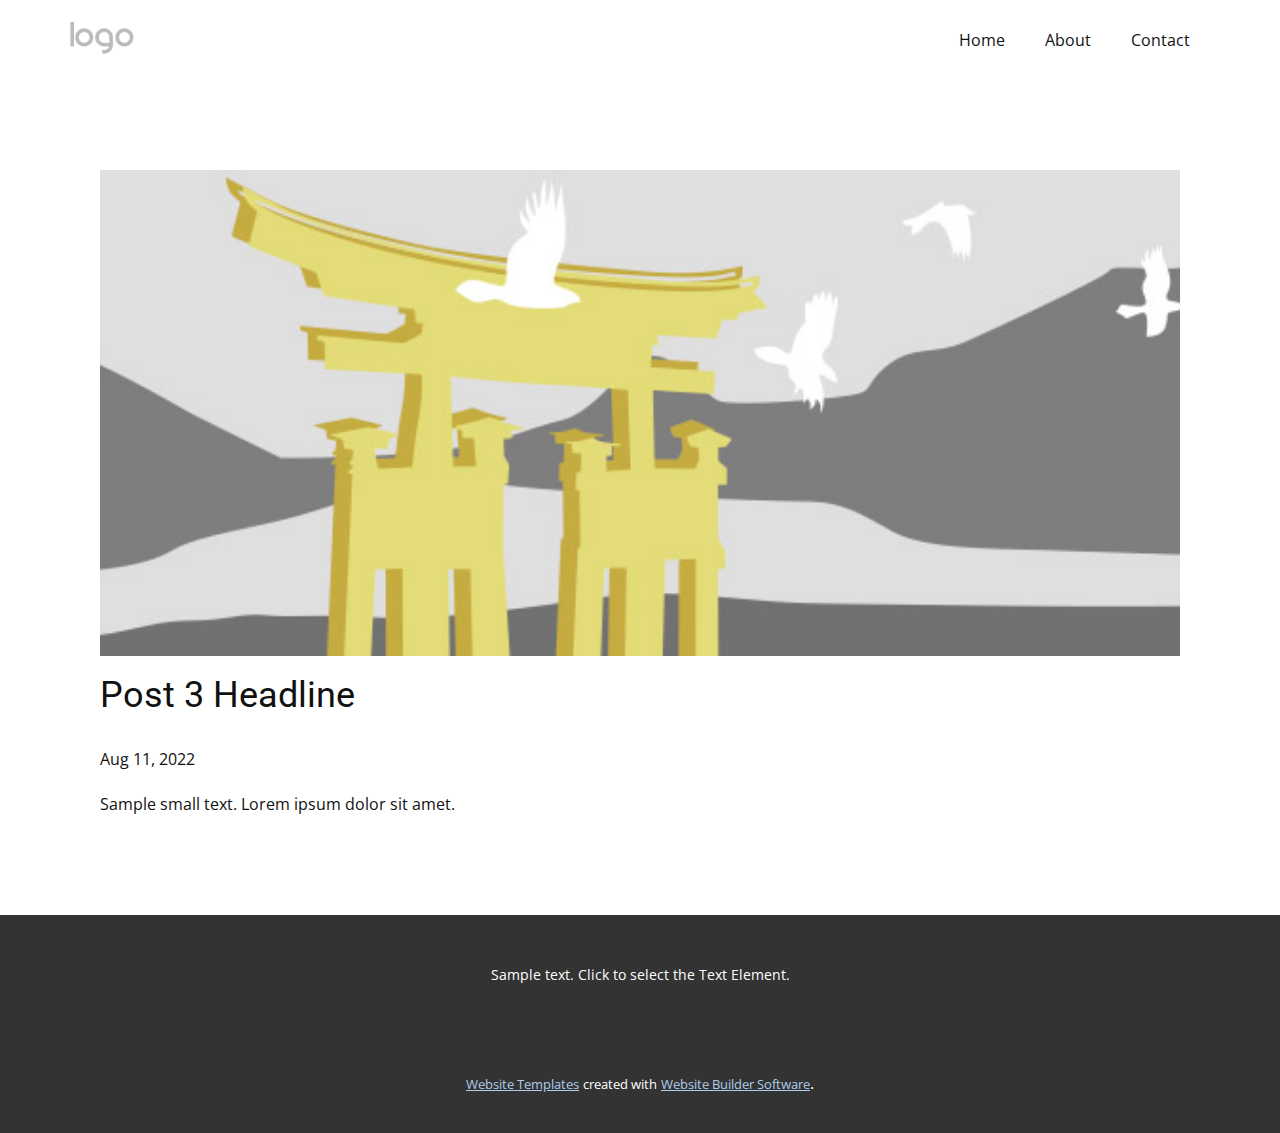
<file: blog/post-2.html>
<!doctype html>
<html style="font-size: 16px;" lang="en"><head>
    <meta name="viewport" content="width=device-width, initial-scale=1.0">
    <meta charset="utf-8">
    <meta name="keywords" content="Post 1 Headline">
    <meta name="description" content="">
    <title>Post 3 Headline</title>
    <link rel="stylesheet" href="../nicepage.css" media="screen">
<link rel="stylesheet" href="../Post-Template.css" media="screen">
    <script class="u-script" type="text/javascript" src="../jquery.js" "="" defer=""></script>
    <script class="u-script" type="text/javascript" src="../nicepage.js" "="" defer=""></script>
    <meta name="generator" content="Nicepage 4.16.0, nicepage.com">
    <link id="u-theme-google-font" rel="stylesheet" href="https://fonts.googleapis.com/css?family=Roboto:100,100i,300,300i,400,400i,500,500i,700,700i,900,900i|Open+Sans:300,300i,400,400i,500,500i,600,600i,700,700i,800,800i">
    
    
    <script type="application/ld+json">{
		"@context": "http://schema.org",
		"@type": "Organization",
		"name": "",
		"logo": "images/default-logo.png"
}</script>
    <meta name="theme-color" content="#478ac9">
  </head>
  <body class="u-body u-xl-mode" data-lang="en"><header class="u-clearfix u-header u-header" id="sec-78c8"><div class="u-clearfix u-sheet u-valign-middle u-sheet-1">
        <a href="https://nicepage.com" class="u-image u-logo u-image-1">
          <img src="../images/default-logo.png" class="u-logo-image u-logo-image-1">
        </a>
        <nav class="u-menu u-menu-dropdown u-offcanvas u-menu-1">
          <div class="menu-collapse" style="font-size: 1rem; letter-spacing: 0px;">
            <a class="u-button-style u-custom-left-right-menu-spacing u-custom-padding-bottom u-custom-top-bottom-menu-spacing u-nav-link u-text-active-palette-1-base u-text-hover-palette-2-base" href="#">
              <svg class="u-svg-link" viewBox="0 0 24 24"><use xmlns:xlink="http://www.w3.org/1999/xlink" xlink:href="#menu-hamburger"></use></svg>
              <svg class="u-svg-content" version="1.1" id="menu-hamburger" viewBox="0 0 16 16" x="0px" y="0px" xmlns:xlink="http://www.w3.org/1999/xlink" xmlns="http://www.w3.org/2000/svg"><g><rect y="1" width="16" height="2"></rect><rect y="7" width="16" height="2"></rect><rect y="13" width="16" height="2"></rect>
</g></svg>
            </a>
          </div>
          <div class="u-nav-container">
            <ul class="u-nav u-unstyled u-nav-1"><li class="u-nav-item"><a class="u-button-style u-nav-link u-text-active-palette-1-base u-text-hover-palette-2-base" href="../Home.html" style="padding: 10px 20px;">Home</a>
</li><li class="u-nav-item"><a class="u-button-style u-nav-link u-text-active-palette-1-base u-text-hover-palette-2-base" href="../About.html" style="padding: 10px 20px;">About</a>
</li><li class="u-nav-item"><a class="u-button-style u-nav-link u-text-active-palette-1-base u-text-hover-palette-2-base" href="../Contact.html" style="padding: 10px 20px;">Contact</a>
</li></ul>
          </div>
          <div class="u-nav-container-collapse">
            <div class="u-black u-container-style u-inner-container-layout u-opacity u-opacity-95 u-sidenav">
              <div class="u-inner-container-layout u-sidenav-overflow">
                <div class="u-menu-close"></div>
                <ul class="u-align-center u-nav u-popupmenu-items u-unstyled u-nav-2"><li class="u-nav-item"><a class="u-button-style u-nav-link" href="../Home.html">Home</a>
</li><li class="u-nav-item"><a class="u-button-style u-nav-link" href="../About.html">About</a>
</li><li class="u-nav-item"><a class="u-button-style u-nav-link" href="../Contact.html">Contact</a>
</li></ul>
              </div>
            </div>
            <div class="u-black u-menu-overlay u-opacity u-opacity-70"></div>
          </div>
        </nav>
      </div></header>
    <section class="u-align-center u-clearfix u-section-1" id="sec-cbaf">
      <div class="u-clearfix u-sheet u-valign-middle-md u-valign-middle-sm u-valign-middle-xs u-sheet-1"><!--post_details--><!--post_details_options_json--><!--{"source":""}--><!--/post_details_options_json--><!--blog_post-->
        <div class="u-container-style u-expanded-width u-post-details u-post-details-1">
          <div class="u-container-layout u-valign-middle u-container-layout-1"><!--blog_post_image-->
            <img alt="" class="u-blog-control u-expanded-width u-image u-image-default u-image-1" src="../images/8ad73f3c.jpeg"><!--/blog_post_image--><!--blog_post_header-->
            <h2 class="u-blog-control u-text u-text-1">Post 3 Headline</h2><!--/blog_post_header--><!--blog_post_metadata-->
            <div class="u-blog-control u-metadata u-metadata-1"><!--blog_post_metadata_date-->
              <span class="u-meta-date u-meta-icon">Aug 11, 2022</span><!--/blog_post_metadata_date--><!--blog_post_metadata_category-->
              <!--/blog_post_metadata_category--><!--blog_post_metadata_comments-->
              <!--/blog_post_metadata_comments-->
            </div><!--/blog_post_metadata--><!--blog_post_content-->
            <div class="u-align-justify u-blog-control u-post-content u-text u-text-2 fr-view">
  Sample small text. Lorem ipsum dolor sit amet.
  </div><!--/blog_post_content-->
          </div>
        </div><!--/blog_post--><!--/post_details-->
      </div>
    </section>
    
    
    <footer class="u-align-center u-clearfix u-footer u-grey-80 u-footer" id="sec-0dac"><div class="u-clearfix u-sheet u-sheet-1">
        <p class="u-small-text u-text u-text-variant u-text-1">Sample text. Click to select the Text Element.</p>
      </div></footer>
    <section class="u-backlink u-clearfix u-grey-80">
      <a class="u-link" href="https://nicepage.com/website-templates" target="_blank">
        <span>Website Templates</span>
      </a>
      <p class="u-text">
        <span>created with</span>
      </p>
      <a class="u-link" href="" target="_blank">
        <span>Website Builder Software</span>
      </a>. 
    </section>
  
</body></html>
</file>
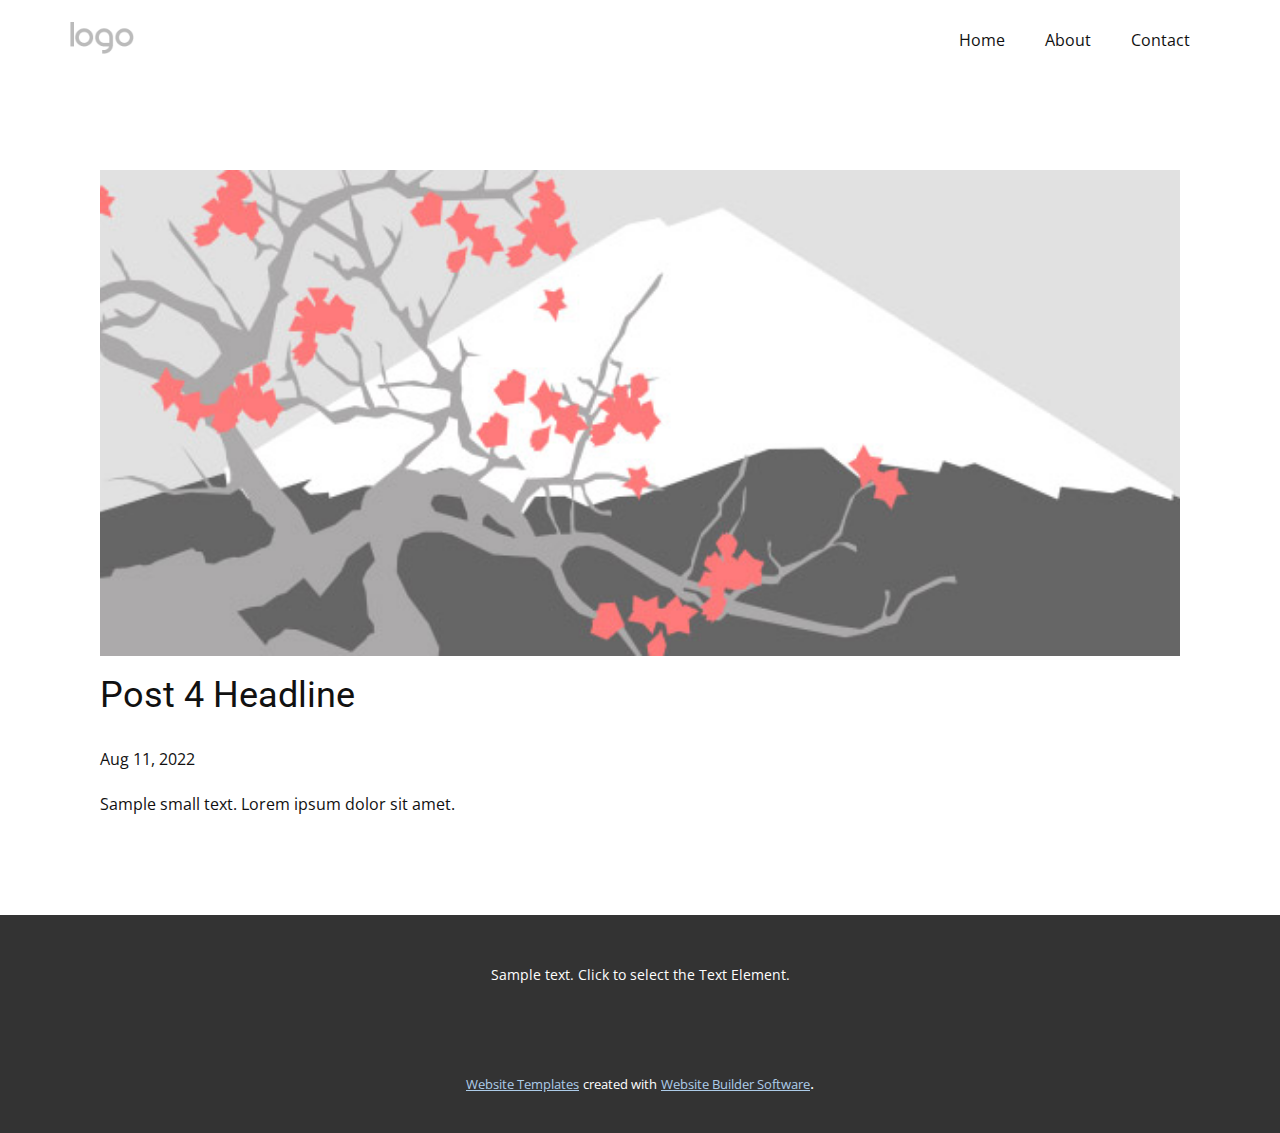
<file: blog/post-3.html>
<!doctype html>
<html style="font-size: 16px;" lang="en"><head>
    <meta name="viewport" content="width=device-width, initial-scale=1.0">
    <meta charset="utf-8">
    <meta name="keywords" content="Post 1 Headline">
    <meta name="description" content="">
    <title>Post 4 Headline</title>
    <link rel="stylesheet" href="../nicepage.css" media="screen">
<link rel="stylesheet" href="../Post-Template.css" media="screen">
    <script class="u-script" type="text/javascript" src="../jquery.js" "="" defer=""></script>
    <script class="u-script" type="text/javascript" src="../nicepage.js" "="" defer=""></script>
    <meta name="generator" content="Nicepage 4.16.0, nicepage.com">
    <link id="u-theme-google-font" rel="stylesheet" href="https://fonts.googleapis.com/css?family=Roboto:100,100i,300,300i,400,400i,500,500i,700,700i,900,900i|Open+Sans:300,300i,400,400i,500,500i,600,600i,700,700i,800,800i">
    
    
    <script type="application/ld+json">{
		"@context": "http://schema.org",
		"@type": "Organization",
		"name": "",
		"logo": "images/default-logo.png"
}</script>
    <meta name="theme-color" content="#478ac9">
  </head>
  <body class="u-body u-xl-mode" data-lang="en"><header class="u-clearfix u-header u-header" id="sec-78c8"><div class="u-clearfix u-sheet u-valign-middle u-sheet-1">
        <a href="https://nicepage.com" class="u-image u-logo u-image-1">
          <img src="../images/default-logo.png" class="u-logo-image u-logo-image-1">
        </a>
        <nav class="u-menu u-menu-dropdown u-offcanvas u-menu-1">
          <div class="menu-collapse" style="font-size: 1rem; letter-spacing: 0px;">
            <a class="u-button-style u-custom-left-right-menu-spacing u-custom-padding-bottom u-custom-top-bottom-menu-spacing u-nav-link u-text-active-palette-1-base u-text-hover-palette-2-base" href="#">
              <svg class="u-svg-link" viewBox="0 0 24 24"><use xmlns:xlink="http://www.w3.org/1999/xlink" xlink:href="#menu-hamburger"></use></svg>
              <svg class="u-svg-content" version="1.1" id="menu-hamburger" viewBox="0 0 16 16" x="0px" y="0px" xmlns:xlink="http://www.w3.org/1999/xlink" xmlns="http://www.w3.org/2000/svg"><g><rect y="1" width="16" height="2"></rect><rect y="7" width="16" height="2"></rect><rect y="13" width="16" height="2"></rect>
</g></svg>
            </a>
          </div>
          <div class="u-nav-container">
            <ul class="u-nav u-unstyled u-nav-1"><li class="u-nav-item"><a class="u-button-style u-nav-link u-text-active-palette-1-base u-text-hover-palette-2-base" href="../Home.html" style="padding: 10px 20px;">Home</a>
</li><li class="u-nav-item"><a class="u-button-style u-nav-link u-text-active-palette-1-base u-text-hover-palette-2-base" href="../About.html" style="padding: 10px 20px;">About</a>
</li><li class="u-nav-item"><a class="u-button-style u-nav-link u-text-active-palette-1-base u-text-hover-palette-2-base" href="../Contact.html" style="padding: 10px 20px;">Contact</a>
</li></ul>
          </div>
          <div class="u-nav-container-collapse">
            <div class="u-black u-container-style u-inner-container-layout u-opacity u-opacity-95 u-sidenav">
              <div class="u-inner-container-layout u-sidenav-overflow">
                <div class="u-menu-close"></div>
                <ul class="u-align-center u-nav u-popupmenu-items u-unstyled u-nav-2"><li class="u-nav-item"><a class="u-button-style u-nav-link" href="../Home.html">Home</a>
</li><li class="u-nav-item"><a class="u-button-style u-nav-link" href="../About.html">About</a>
</li><li class="u-nav-item"><a class="u-button-style u-nav-link" href="../Contact.html">Contact</a>
</li></ul>
              </div>
            </div>
            <div class="u-black u-menu-overlay u-opacity u-opacity-70"></div>
          </div>
        </nav>
      </div></header>
    <section class="u-align-center u-clearfix u-section-1" id="sec-cbaf">
      <div class="u-clearfix u-sheet u-valign-middle-md u-valign-middle-sm u-valign-middle-xs u-sheet-1"><!--post_details--><!--post_details_options_json--><!--{"source":""}--><!--/post_details_options_json--><!--blog_post-->
        <div class="u-container-style u-expanded-width u-post-details u-post-details-1">
          <div class="u-container-layout u-valign-middle u-container-layout-1"><!--blog_post_image-->
            <img alt="" class="u-blog-control u-expanded-width u-image u-image-default u-image-1" src="../images/0fd3416c.jpeg"><!--/blog_post_image--><!--blog_post_header-->
            <h2 class="u-blog-control u-text u-text-1">Post 4 Headline</h2><!--/blog_post_header--><!--blog_post_metadata-->
            <div class="u-blog-control u-metadata u-metadata-1"><!--blog_post_metadata_date-->
              <span class="u-meta-date u-meta-icon">Aug 11, 2022</span><!--/blog_post_metadata_date--><!--blog_post_metadata_category-->
              <!--/blog_post_metadata_category--><!--blog_post_metadata_comments-->
              <!--/blog_post_metadata_comments-->
            </div><!--/blog_post_metadata--><!--blog_post_content-->
            <div class="u-align-justify u-blog-control u-post-content u-text u-text-2 fr-view">
  Sample small text. Lorem ipsum dolor sit amet.
  </div><!--/blog_post_content-->
          </div>
        </div><!--/blog_post--><!--/post_details-->
      </div>
    </section>
    
    
    <footer class="u-align-center u-clearfix u-footer u-grey-80 u-footer" id="sec-0dac"><div class="u-clearfix u-sheet u-sheet-1">
        <p class="u-small-text u-text u-text-variant u-text-1">Sample text. Click to select the Text Element.</p>
      </div></footer>
    <section class="u-backlink u-clearfix u-grey-80">
      <a class="u-link" href="https://nicepage.com/website-templates" target="_blank">
        <span>Website Templates</span>
      </a>
      <p class="u-text">
        <span>created with</span>
      </p>
      <a class="u-link" href="" target="_blank">
        <span>Website Builder Software</span>
      </a>. 
    </section>
  
</body></html>
</file>
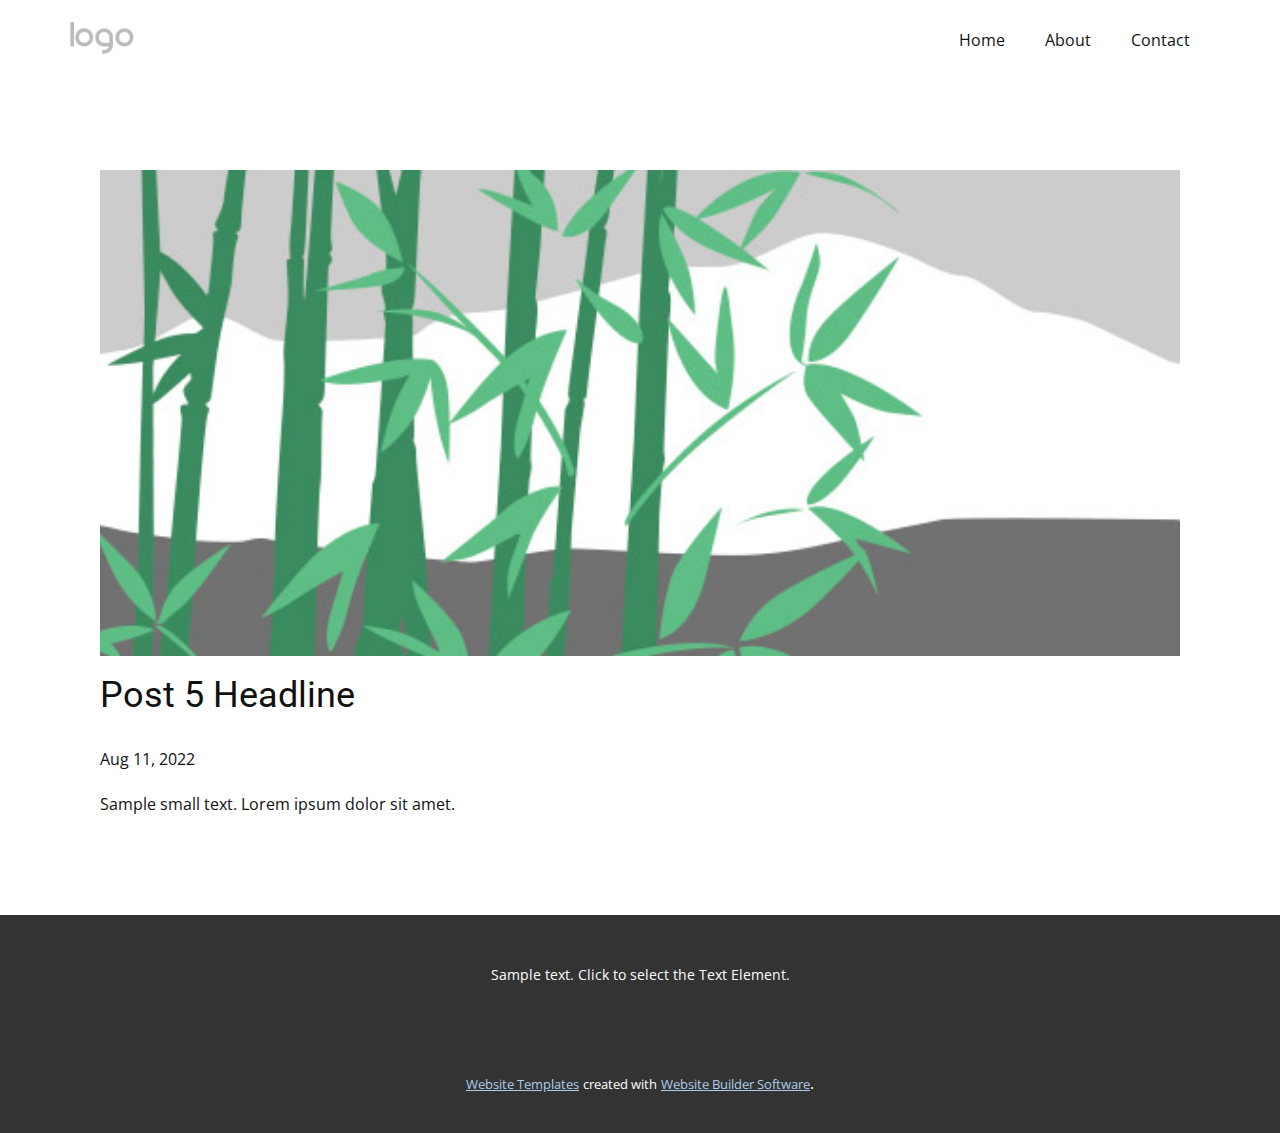
<file: blog/post-4.html>
<!doctype html>
<html style="font-size: 16px;" lang="en"><head>
    <meta name="viewport" content="width=device-width, initial-scale=1.0">
    <meta charset="utf-8">
    <meta name="keywords" content="Post 1 Headline">
    <meta name="description" content="">
    <title>Post 5 Headline</title>
    <link rel="stylesheet" href="../nicepage.css" media="screen">
<link rel="stylesheet" href="../Post-Template.css" media="screen">
    <script class="u-script" type="text/javascript" src="../jquery.js" "="" defer=""></script>
    <script class="u-script" type="text/javascript" src="../nicepage.js" "="" defer=""></script>
    <meta name="generator" content="Nicepage 4.16.0, nicepage.com">
    <link id="u-theme-google-font" rel="stylesheet" href="https://fonts.googleapis.com/css?family=Roboto:100,100i,300,300i,400,400i,500,500i,700,700i,900,900i|Open+Sans:300,300i,400,400i,500,500i,600,600i,700,700i,800,800i">
    
    
    <script type="application/ld+json">{
		"@context": "http://schema.org",
		"@type": "Organization",
		"name": "",
		"logo": "images/default-logo.png"
}</script>
    <meta name="theme-color" content="#478ac9">
  </head>
  <body class="u-body u-xl-mode" data-lang="en"><header class="u-clearfix u-header u-header" id="sec-78c8"><div class="u-clearfix u-sheet u-valign-middle u-sheet-1">
        <a href="https://nicepage.com" class="u-image u-logo u-image-1">
          <img src="../images/default-logo.png" class="u-logo-image u-logo-image-1">
        </a>
        <nav class="u-menu u-menu-dropdown u-offcanvas u-menu-1">
          <div class="menu-collapse" style="font-size: 1rem; letter-spacing: 0px;">
            <a class="u-button-style u-custom-left-right-menu-spacing u-custom-padding-bottom u-custom-top-bottom-menu-spacing u-nav-link u-text-active-palette-1-base u-text-hover-palette-2-base" href="#">
              <svg class="u-svg-link" viewBox="0 0 24 24"><use xmlns:xlink="http://www.w3.org/1999/xlink" xlink:href="#menu-hamburger"></use></svg>
              <svg class="u-svg-content" version="1.1" id="menu-hamburger" viewBox="0 0 16 16" x="0px" y="0px" xmlns:xlink="http://www.w3.org/1999/xlink" xmlns="http://www.w3.org/2000/svg"><g><rect y="1" width="16" height="2"></rect><rect y="7" width="16" height="2"></rect><rect y="13" width="16" height="2"></rect>
</g></svg>
            </a>
          </div>
          <div class="u-nav-container">
            <ul class="u-nav u-unstyled u-nav-1"><li class="u-nav-item"><a class="u-button-style u-nav-link u-text-active-palette-1-base u-text-hover-palette-2-base" href="../Home.html" style="padding: 10px 20px;">Home</a>
</li><li class="u-nav-item"><a class="u-button-style u-nav-link u-text-active-palette-1-base u-text-hover-palette-2-base" href="../About.html" style="padding: 10px 20px;">About</a>
</li><li class="u-nav-item"><a class="u-button-style u-nav-link u-text-active-palette-1-base u-text-hover-palette-2-base" href="../Contact.html" style="padding: 10px 20px;">Contact</a>
</li></ul>
          </div>
          <div class="u-nav-container-collapse">
            <div class="u-black u-container-style u-inner-container-layout u-opacity u-opacity-95 u-sidenav">
              <div class="u-inner-container-layout u-sidenav-overflow">
                <div class="u-menu-close"></div>
                <ul class="u-align-center u-nav u-popupmenu-items u-unstyled u-nav-2"><li class="u-nav-item"><a class="u-button-style u-nav-link" href="../Home.html">Home</a>
</li><li class="u-nav-item"><a class="u-button-style u-nav-link" href="../About.html">About</a>
</li><li class="u-nav-item"><a class="u-button-style u-nav-link" href="../Contact.html">Contact</a>
</li></ul>
              </div>
            </div>
            <div class="u-black u-menu-overlay u-opacity u-opacity-70"></div>
          </div>
        </nav>
      </div></header>
    <section class="u-align-center u-clearfix u-section-1" id="sec-cbaf">
      <div class="u-clearfix u-sheet u-valign-middle-md u-valign-middle-sm u-valign-middle-xs u-sheet-1"><!--post_details--><!--post_details_options_json--><!--{"source":""}--><!--/post_details_options_json--><!--blog_post-->
        <div class="u-container-style u-expanded-width u-post-details u-post-details-1">
          <div class="u-container-layout u-valign-middle u-container-layout-1"><!--blog_post_image-->
            <img alt="" class="u-blog-control u-expanded-width u-image u-image-default u-image-1" src="../images/68f64b9d.jpeg"><!--/blog_post_image--><!--blog_post_header-->
            <h2 class="u-blog-control u-text u-text-1">Post 5 Headline</h2><!--/blog_post_header--><!--blog_post_metadata-->
            <div class="u-blog-control u-metadata u-metadata-1"><!--blog_post_metadata_date-->
              <span class="u-meta-date u-meta-icon">Aug 11, 2022</span><!--/blog_post_metadata_date--><!--blog_post_metadata_category-->
              <!--/blog_post_metadata_category--><!--blog_post_metadata_comments-->
              <!--/blog_post_metadata_comments-->
            </div><!--/blog_post_metadata--><!--blog_post_content-->
            <div class="u-align-justify u-blog-control u-post-content u-text u-text-2 fr-view">
  Sample small text. Lorem ipsum dolor sit amet.
  </div><!--/blog_post_content-->
          </div>
        </div><!--/blog_post--><!--/post_details-->
      </div>
    </section>
    
    
    <footer class="u-align-center u-clearfix u-footer u-grey-80 u-footer" id="sec-0dac"><div class="u-clearfix u-sheet u-sheet-1">
        <p class="u-small-text u-text u-text-variant u-text-1">Sample text. Click to select the Text Element.</p>
      </div></footer>
    <section class="u-backlink u-clearfix u-grey-80">
      <a class="u-link" href="https://nicepage.com/website-templates" target="_blank">
        <span>Website Templates</span>
      </a>
      <p class="u-text">
        <span>created with</span>
      </p>
      <a class="u-link" href="" target="_blank">
        <span>Website Builder Software</span>
      </a>. 
    </section>
  
</body></html>
</file>
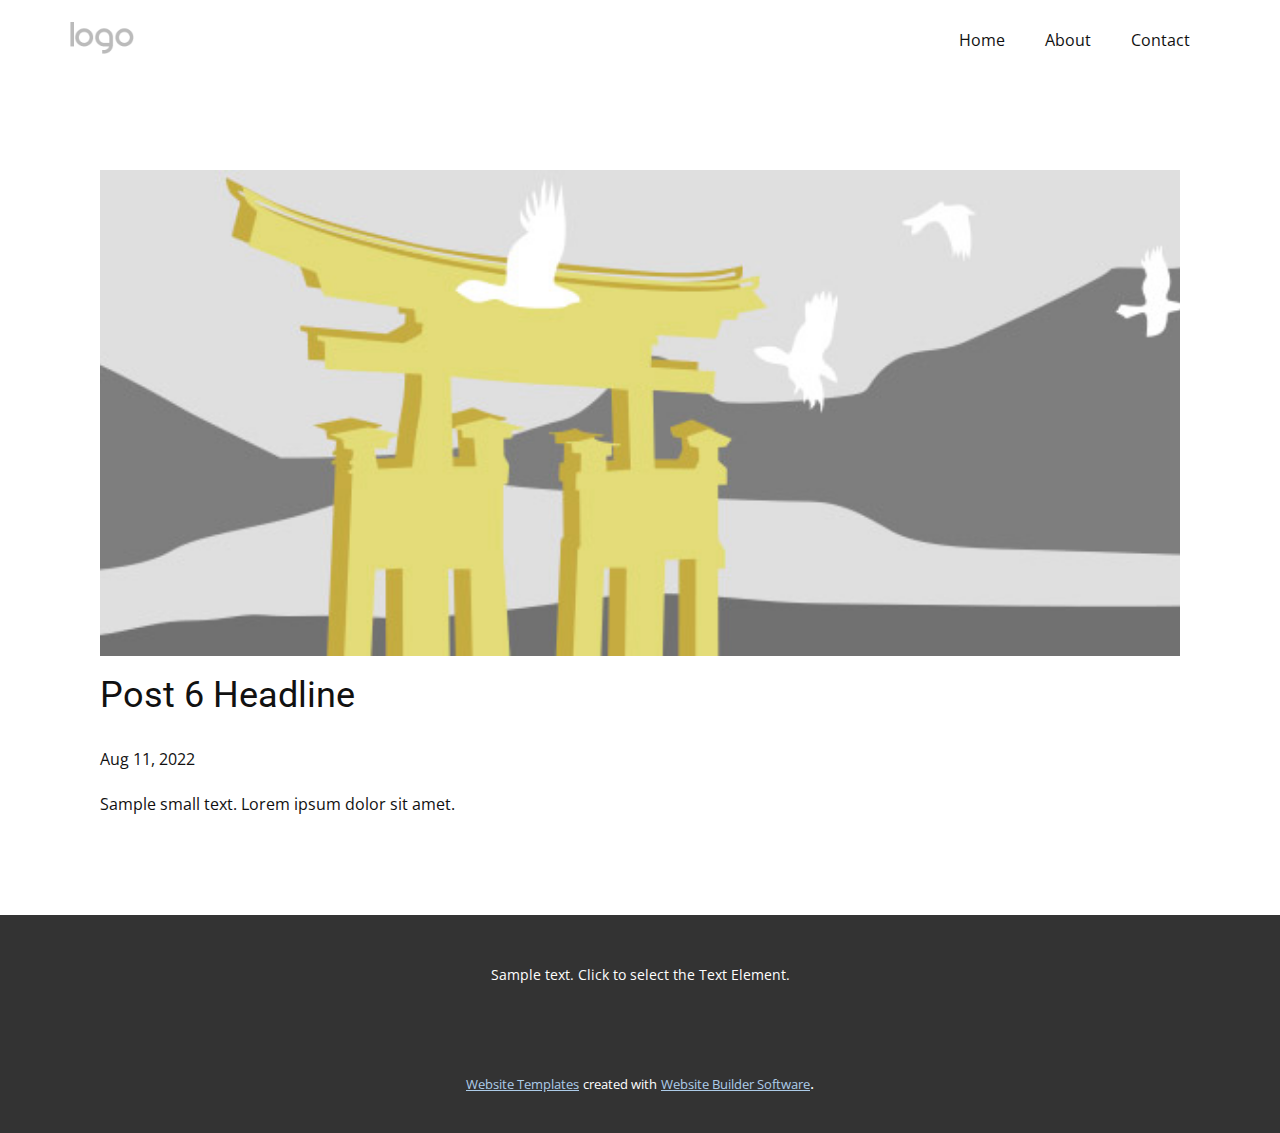
<file: blog/post-5.html>
<!doctype html>
<html style="font-size: 16px;" lang="en"><head>
    <meta name="viewport" content="width=device-width, initial-scale=1.0">
    <meta charset="utf-8">
    <meta name="keywords" content="Post 1 Headline">
    <meta name="description" content="">
    <title>Post 6 Headline</title>
    <link rel="stylesheet" href="../nicepage.css" media="screen">
<link rel="stylesheet" href="../Post-Template.css" media="screen">
    <script class="u-script" type="text/javascript" src="../jquery.js" "="" defer=""></script>
    <script class="u-script" type="text/javascript" src="../nicepage.js" "="" defer=""></script>
    <meta name="generator" content="Nicepage 4.16.0, nicepage.com">
    <link id="u-theme-google-font" rel="stylesheet" href="https://fonts.googleapis.com/css?family=Roboto:100,100i,300,300i,400,400i,500,500i,700,700i,900,900i|Open+Sans:300,300i,400,400i,500,500i,600,600i,700,700i,800,800i">
    
    
    <script type="application/ld+json">{
		"@context": "http://schema.org",
		"@type": "Organization",
		"name": "",
		"logo": "images/default-logo.png"
}</script>
    <meta name="theme-color" content="#478ac9">
  </head>
  <body class="u-body u-xl-mode" data-lang="en"><header class="u-clearfix u-header u-header" id="sec-78c8"><div class="u-clearfix u-sheet u-valign-middle u-sheet-1">
        <a href="https://nicepage.com" class="u-image u-logo u-image-1">
          <img src="../images/default-logo.png" class="u-logo-image u-logo-image-1">
        </a>
        <nav class="u-menu u-menu-dropdown u-offcanvas u-menu-1">
          <div class="menu-collapse" style="font-size: 1rem; letter-spacing: 0px;">
            <a class="u-button-style u-custom-left-right-menu-spacing u-custom-padding-bottom u-custom-top-bottom-menu-spacing u-nav-link u-text-active-palette-1-base u-text-hover-palette-2-base" href="#">
              <svg class="u-svg-link" viewBox="0 0 24 24"><use xmlns:xlink="http://www.w3.org/1999/xlink" xlink:href="#menu-hamburger"></use></svg>
              <svg class="u-svg-content" version="1.1" id="menu-hamburger" viewBox="0 0 16 16" x="0px" y="0px" xmlns:xlink="http://www.w3.org/1999/xlink" xmlns="http://www.w3.org/2000/svg"><g><rect y="1" width="16" height="2"></rect><rect y="7" width="16" height="2"></rect><rect y="13" width="16" height="2"></rect>
</g></svg>
            </a>
          </div>
          <div class="u-nav-container">
            <ul class="u-nav u-unstyled u-nav-1"><li class="u-nav-item"><a class="u-button-style u-nav-link u-text-active-palette-1-base u-text-hover-palette-2-base" href="../Home.html" style="padding: 10px 20px;">Home</a>
</li><li class="u-nav-item"><a class="u-button-style u-nav-link u-text-active-palette-1-base u-text-hover-palette-2-base" href="../About.html" style="padding: 10px 20px;">About</a>
</li><li class="u-nav-item"><a class="u-button-style u-nav-link u-text-active-palette-1-base u-text-hover-palette-2-base" href="../Contact.html" style="padding: 10px 20px;">Contact</a>
</li></ul>
          </div>
          <div class="u-nav-container-collapse">
            <div class="u-black u-container-style u-inner-container-layout u-opacity u-opacity-95 u-sidenav">
              <div class="u-inner-container-layout u-sidenav-overflow">
                <div class="u-menu-close"></div>
                <ul class="u-align-center u-nav u-popupmenu-items u-unstyled u-nav-2"><li class="u-nav-item"><a class="u-button-style u-nav-link" href="../Home.html">Home</a>
</li><li class="u-nav-item"><a class="u-button-style u-nav-link" href="../About.html">About</a>
</li><li class="u-nav-item"><a class="u-button-style u-nav-link" href="../Contact.html">Contact</a>
</li></ul>
              </div>
            </div>
            <div class="u-black u-menu-overlay u-opacity u-opacity-70"></div>
          </div>
        </nav>
      </div></header>
    <section class="u-align-center u-clearfix u-section-1" id="sec-cbaf">
      <div class="u-clearfix u-sheet u-valign-middle-md u-valign-middle-sm u-valign-middle-xs u-sheet-1"><!--post_details--><!--post_details_options_json--><!--{"source":""}--><!--/post_details_options_json--><!--blog_post-->
        <div class="u-container-style u-expanded-width u-post-details u-post-details-1">
          <div class="u-container-layout u-valign-middle u-container-layout-1"><!--blog_post_image-->
            <img alt="" class="u-blog-control u-expanded-width u-image u-image-default u-image-1" src="../images/8ad73f3c.jpeg"><!--/blog_post_image--><!--blog_post_header-->
            <h2 class="u-blog-control u-text u-text-1">Post 6 Headline</h2><!--/blog_post_header--><!--blog_post_metadata-->
            <div class="u-blog-control u-metadata u-metadata-1"><!--blog_post_metadata_date-->
              <span class="u-meta-date u-meta-icon">Aug 11, 2022</span><!--/blog_post_metadata_date--><!--blog_post_metadata_category-->
              <!--/blog_post_metadata_category--><!--blog_post_metadata_comments-->
              <!--/blog_post_metadata_comments-->
            </div><!--/blog_post_metadata--><!--blog_post_content-->
            <div class="u-align-justify u-blog-control u-post-content u-text u-text-2 fr-view">
  Sample small text. Lorem ipsum dolor sit amet.
  </div><!--/blog_post_content-->
          </div>
        </div><!--/blog_post--><!--/post_details-->
      </div>
    </section>
    
    
    <footer class="u-align-center u-clearfix u-footer u-grey-80 u-footer" id="sec-0dac"><div class="u-clearfix u-sheet u-sheet-1">
        <p class="u-small-text u-text u-text-variant u-text-1">Sample text. Click to select the Text Element.</p>
      </div></footer>
    <section class="u-backlink u-clearfix u-grey-80">
      <a class="u-link" href="https://nicepage.com/website-templates" target="_blank">
        <span>Website Templates</span>
      </a>
      <p class="u-text">
        <span>created with</span>
      </p>
      <a class="u-link" href="" target="_blank">
        <span>Website Builder Software</span>
      </a>. 
    </section>
  
</body></html>
</file>
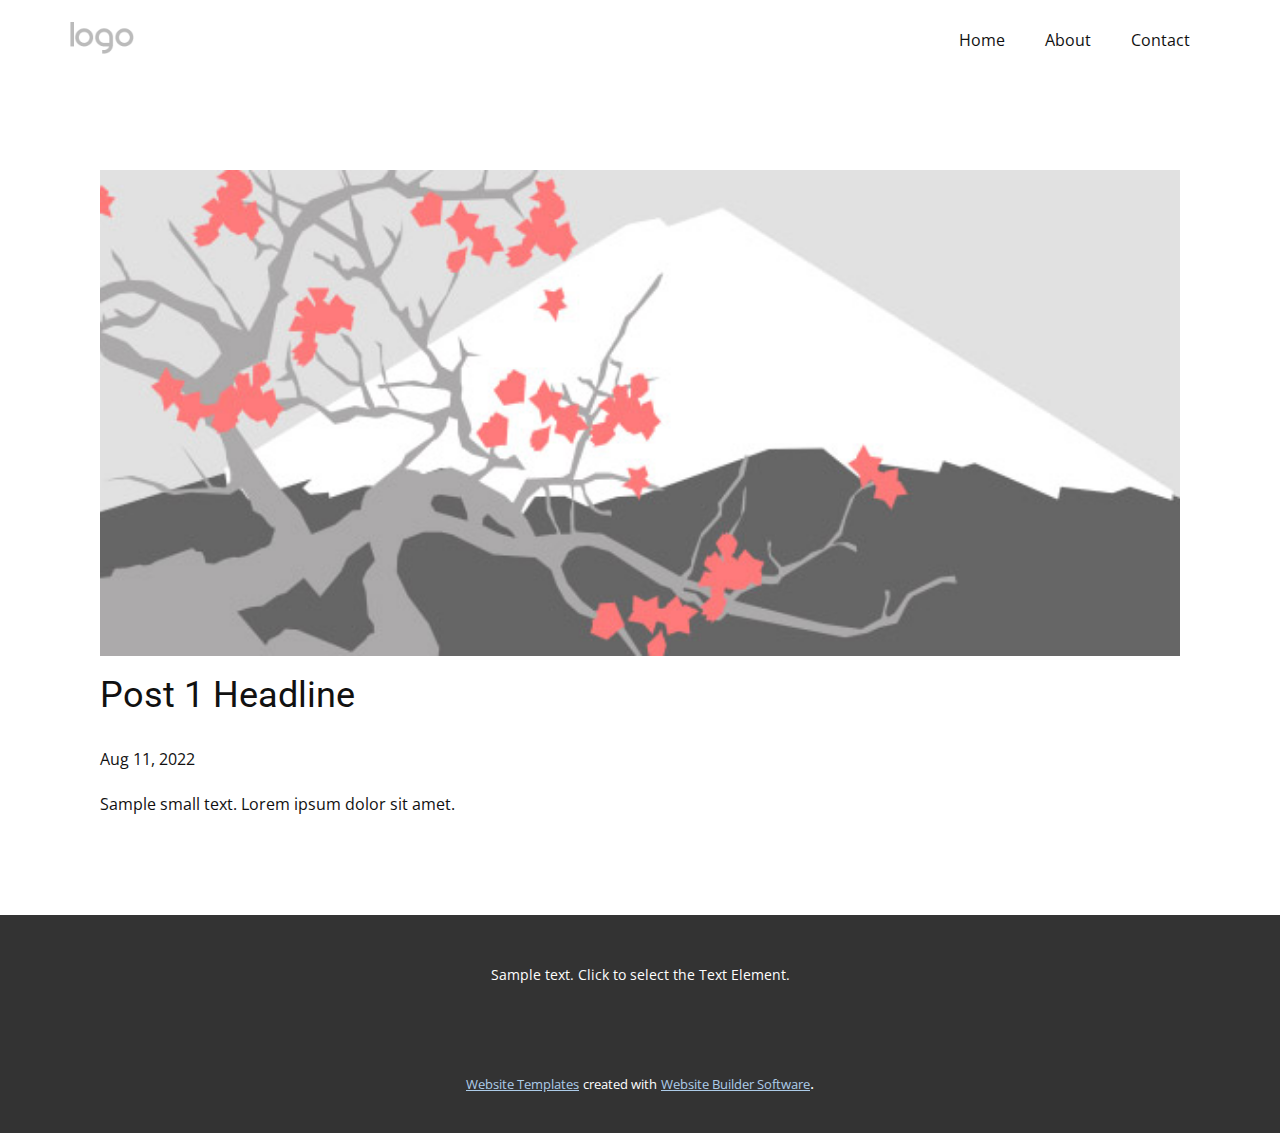
<file: blog/post.html>
<!doctype html>
<html style="font-size: 16px;" lang="en"><head>
    <meta name="viewport" content="width=device-width, initial-scale=1.0">
    <meta charset="utf-8">
    <meta name="keywords" content="Post 1 Headline">
    <meta name="description" content="">
    <title>Post 1 Headline</title>
    <link rel="stylesheet" href="../nicepage.css" media="screen">
<link rel="stylesheet" href="../Post-Template.css" media="screen">
    <script class="u-script" type="text/javascript" src="../jquery.js" "="" defer=""></script>
    <script class="u-script" type="text/javascript" src="../nicepage.js" "="" defer=""></script>
    <meta name="generator" content="Nicepage 4.16.0, nicepage.com">
    <link id="u-theme-google-font" rel="stylesheet" href="https://fonts.googleapis.com/css?family=Roboto:100,100i,300,300i,400,400i,500,500i,700,700i,900,900i|Open+Sans:300,300i,400,400i,500,500i,600,600i,700,700i,800,800i">
    
    
    <script type="application/ld+json">{
		"@context": "http://schema.org",
		"@type": "Organization",
		"name": "",
		"logo": "images/default-logo.png"
}</script>
    <meta name="theme-color" content="#478ac9">
  </head>
  <body class="u-body u-xl-mode" data-lang="en"><header class="u-clearfix u-header u-header" id="sec-78c8"><div class="u-clearfix u-sheet u-valign-middle u-sheet-1">
        <a href="https://nicepage.com" class="u-image u-logo u-image-1">
          <img src="../images/default-logo.png" class="u-logo-image u-logo-image-1">
        </a>
        <nav class="u-menu u-menu-dropdown u-offcanvas u-menu-1">
          <div class="menu-collapse" style="font-size: 1rem; letter-spacing: 0px;">
            <a class="u-button-style u-custom-left-right-menu-spacing u-custom-padding-bottom u-custom-top-bottom-menu-spacing u-nav-link u-text-active-palette-1-base u-text-hover-palette-2-base" href="#">
              <svg class="u-svg-link" viewBox="0 0 24 24"><use xmlns:xlink="http://www.w3.org/1999/xlink" xlink:href="#menu-hamburger"></use></svg>
              <svg class="u-svg-content" version="1.1" id="menu-hamburger" viewBox="0 0 16 16" x="0px" y="0px" xmlns:xlink="http://www.w3.org/1999/xlink" xmlns="http://www.w3.org/2000/svg"><g><rect y="1" width="16" height="2"></rect><rect y="7" width="16" height="2"></rect><rect y="13" width="16" height="2"></rect>
</g></svg>
            </a>
          </div>
          <div class="u-nav-container">
            <ul class="u-nav u-unstyled u-nav-1"><li class="u-nav-item"><a class="u-button-style u-nav-link u-text-active-palette-1-base u-text-hover-palette-2-base" href="../Home.html" style="padding: 10px 20px;">Home</a>
</li><li class="u-nav-item"><a class="u-button-style u-nav-link u-text-active-palette-1-base u-text-hover-palette-2-base" href="../About.html" style="padding: 10px 20px;">About</a>
</li><li class="u-nav-item"><a class="u-button-style u-nav-link u-text-active-palette-1-base u-text-hover-palette-2-base" href="../Contact.html" style="padding: 10px 20px;">Contact</a>
</li></ul>
          </div>
          <div class="u-nav-container-collapse">
            <div class="u-black u-container-style u-inner-container-layout u-opacity u-opacity-95 u-sidenav">
              <div class="u-inner-container-layout u-sidenav-overflow">
                <div class="u-menu-close"></div>
                <ul class="u-align-center u-nav u-popupmenu-items u-unstyled u-nav-2"><li class="u-nav-item"><a class="u-button-style u-nav-link" href="../Home.html">Home</a>
</li><li class="u-nav-item"><a class="u-button-style u-nav-link" href="../About.html">About</a>
</li><li class="u-nav-item"><a class="u-button-style u-nav-link" href="../Contact.html">Contact</a>
</li></ul>
              </div>
            </div>
            <div class="u-black u-menu-overlay u-opacity u-opacity-70"></div>
          </div>
        </nav>
      </div></header>
    <section class="u-align-center u-clearfix u-section-1" id="sec-cbaf">
      <div class="u-clearfix u-sheet u-valign-middle-md u-valign-middle-sm u-valign-middle-xs u-sheet-1"><!--post_details--><!--post_details_options_json--><!--{"source":""}--><!--/post_details_options_json--><!--blog_post-->
        <div class="u-container-style u-expanded-width u-post-details u-post-details-1">
          <div class="u-container-layout u-valign-middle u-container-layout-1"><!--blog_post_image-->
            <img alt="" class="u-blog-control u-expanded-width u-image u-image-default u-image-1" src="../images/0fd3416c.jpeg"><!--/blog_post_image--><!--blog_post_header-->
            <h2 class="u-blog-control u-text u-text-1">Post 1 Headline</h2><!--/blog_post_header--><!--blog_post_metadata-->
            <div class="u-blog-control u-metadata u-metadata-1"><!--blog_post_metadata_date-->
              <span class="u-meta-date u-meta-icon">Aug 11, 2022</span><!--/blog_post_metadata_date--><!--blog_post_metadata_category-->
              <!--/blog_post_metadata_category--><!--blog_post_metadata_comments-->
              <!--/blog_post_metadata_comments-->
            </div><!--/blog_post_metadata--><!--blog_post_content-->
            <div class="u-align-justify u-blog-control u-post-content u-text u-text-2 fr-view">
  Sample small text. Lorem ipsum dolor sit amet.
  </div><!--/blog_post_content-->
          </div>
        </div><!--/blog_post--><!--/post_details-->
      </div>
    </section>
    
    
    <footer class="u-align-center u-clearfix u-footer u-grey-80 u-footer" id="sec-0dac"><div class="u-clearfix u-sheet u-sheet-1">
        <p class="u-small-text u-text u-text-variant u-text-1">Sample text. Click to select the Text Element.</p>
      </div></footer>
    <section class="u-backlink u-clearfix u-grey-80">
      <a class="u-link" href="https://nicepage.com/website-templates" target="_blank">
        <span>Website Templates</span>
      </a>
      <p class="u-text">
        <span>created with</span>
      </p>
      <a class="u-link" href="" target="_blank">
        <span>Website Builder Software</span>
      </a>. 
    </section>
  
</body></html>
</file>
